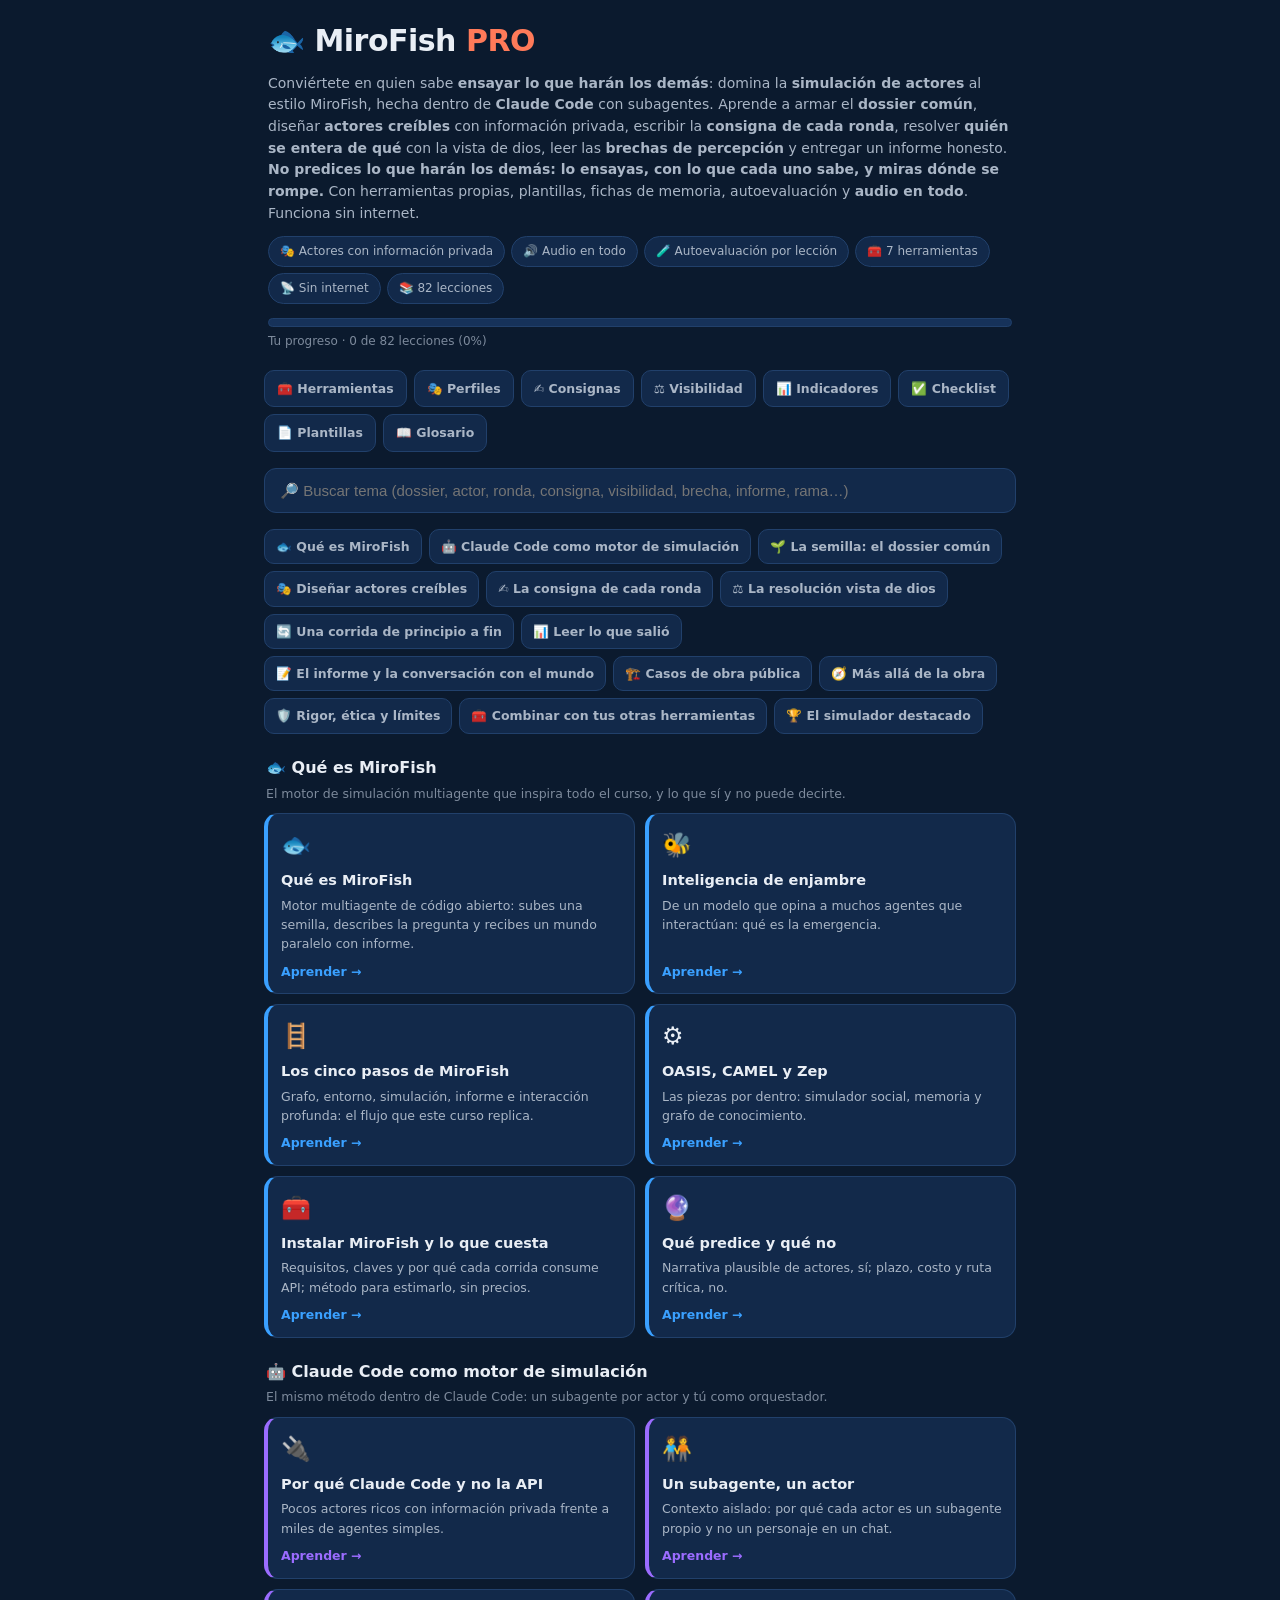
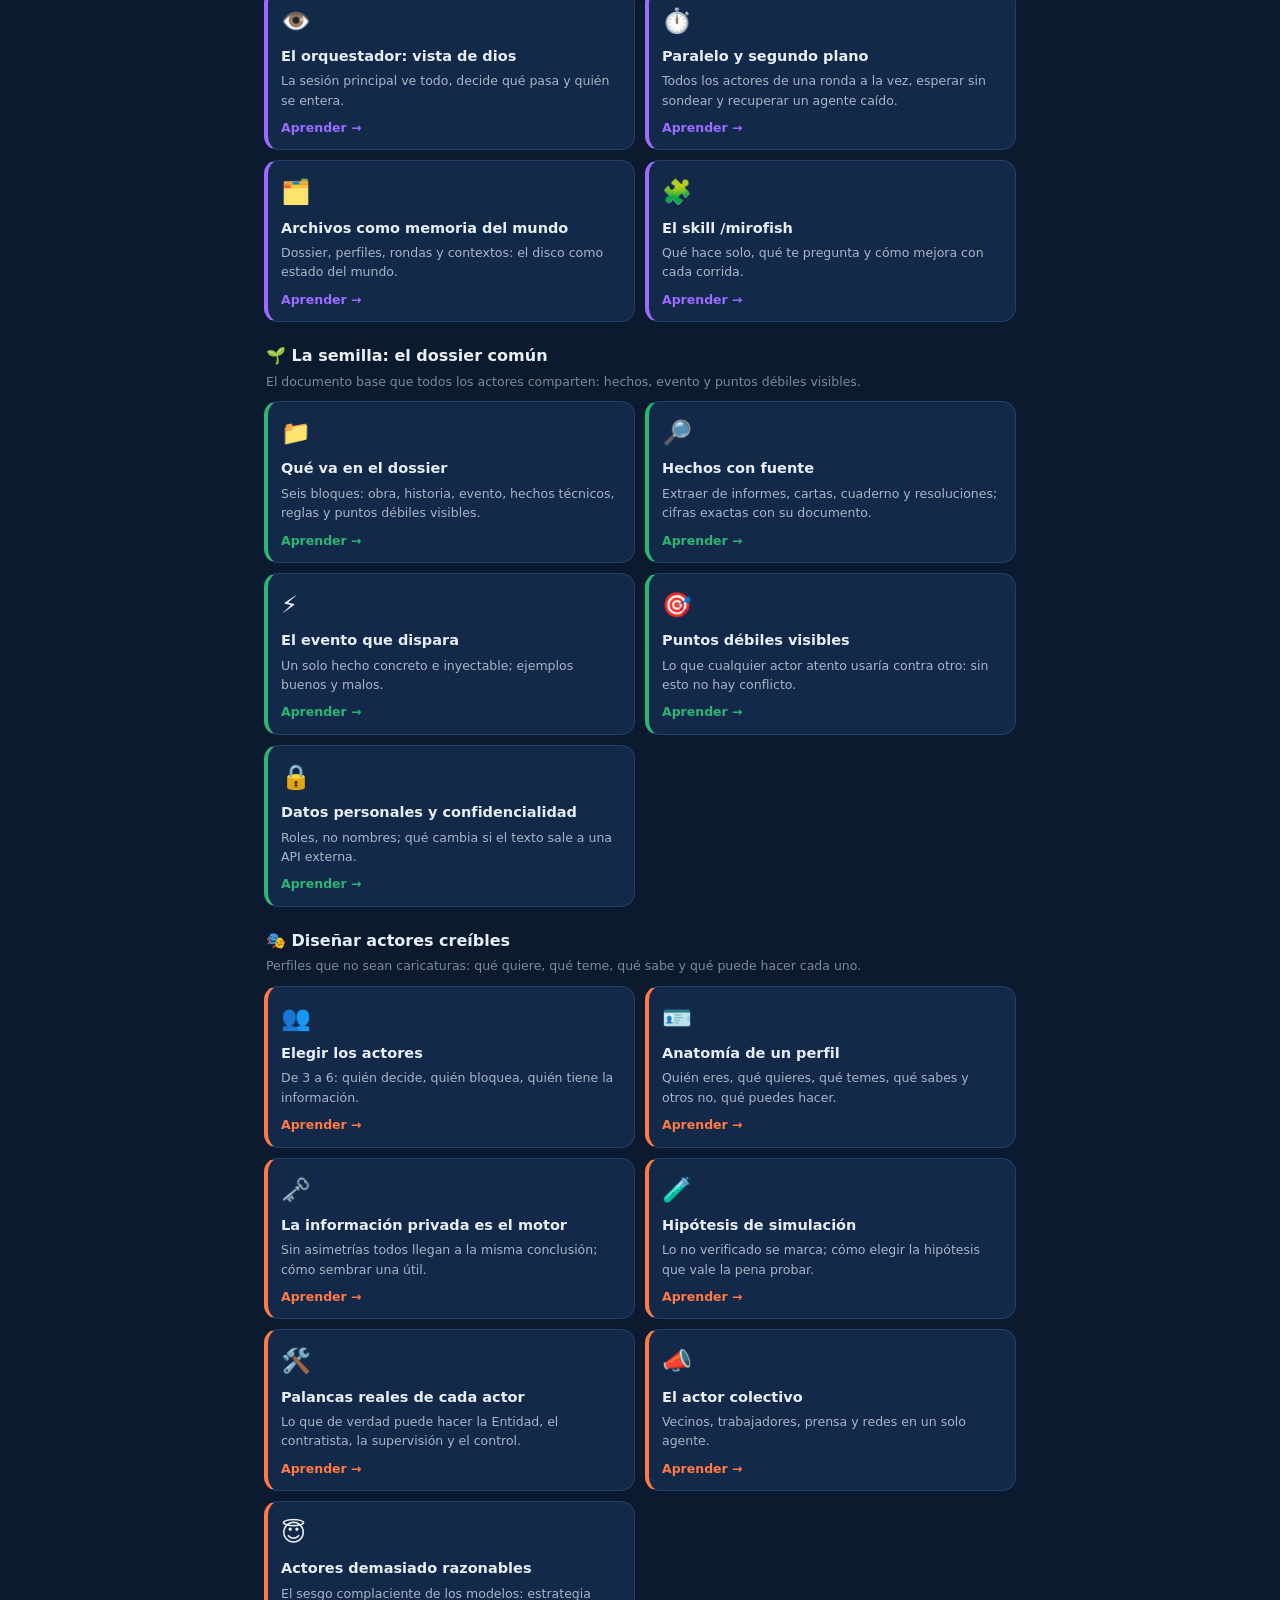
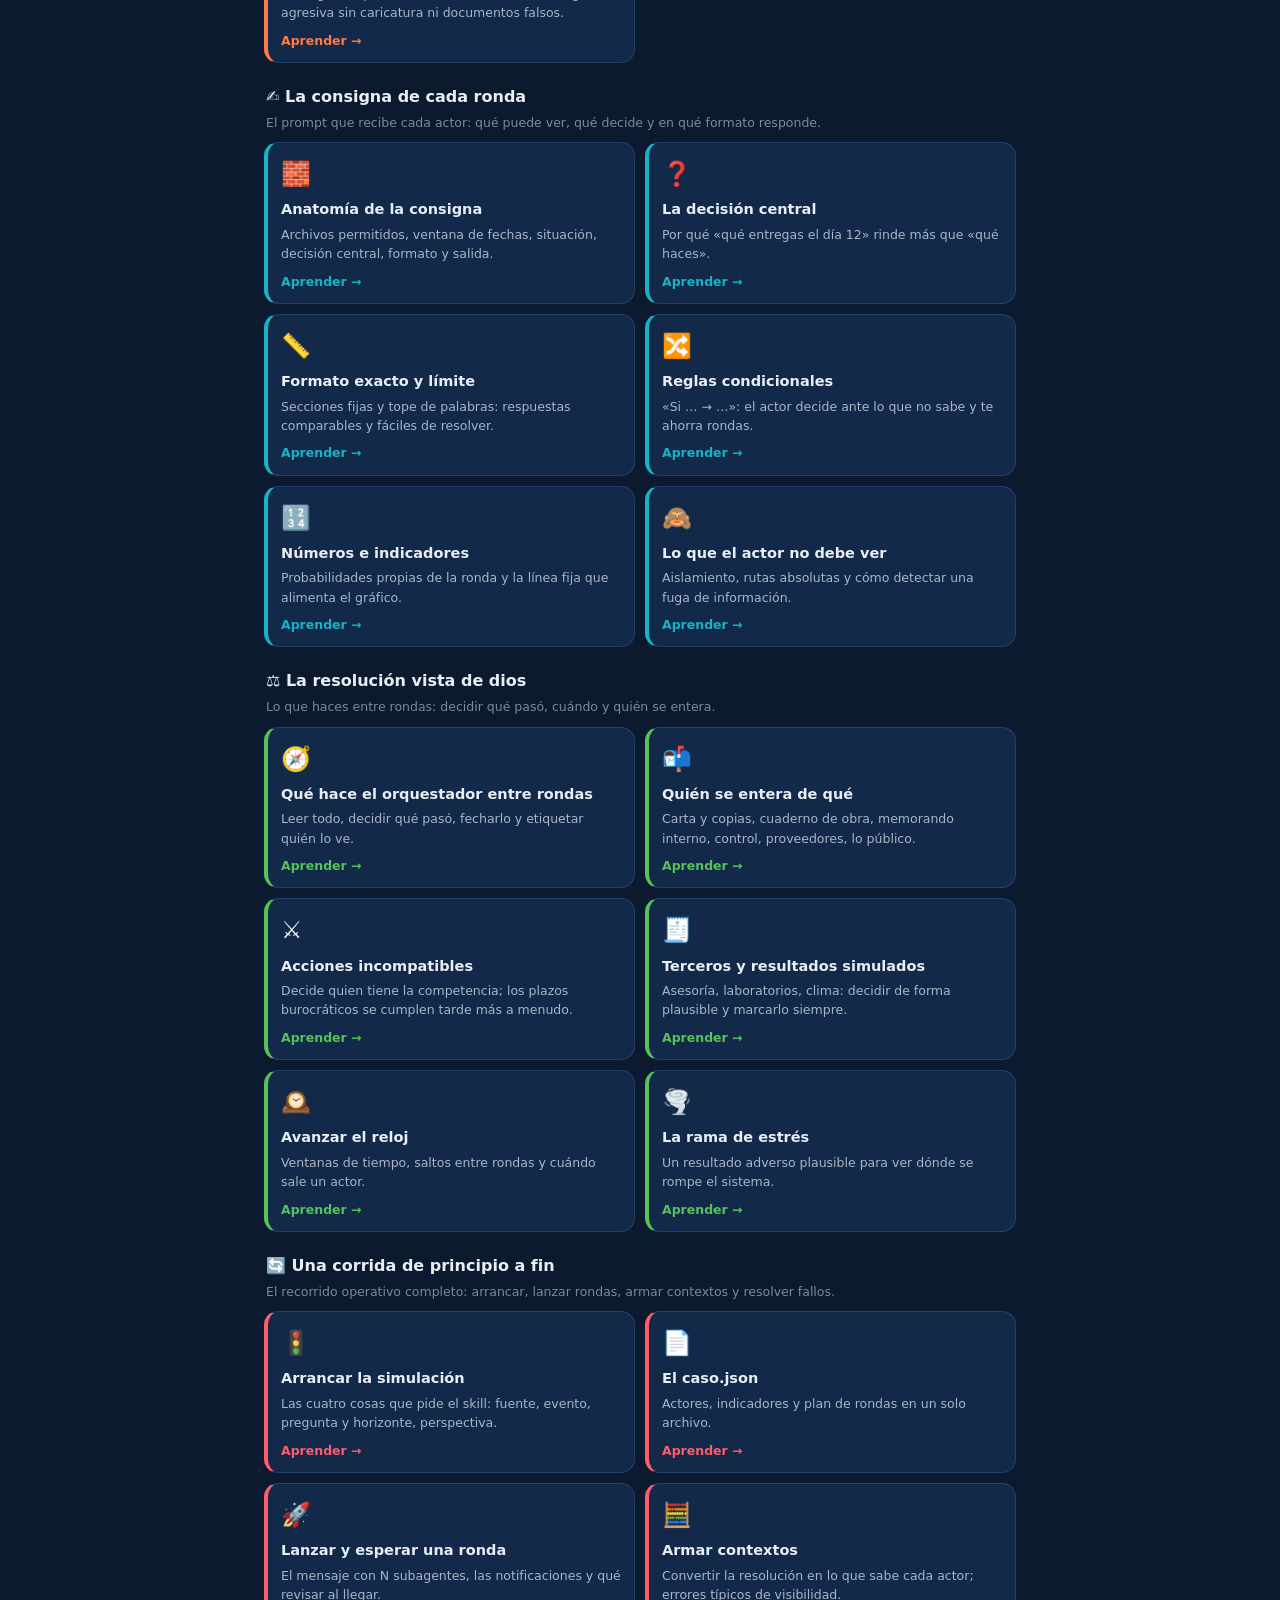
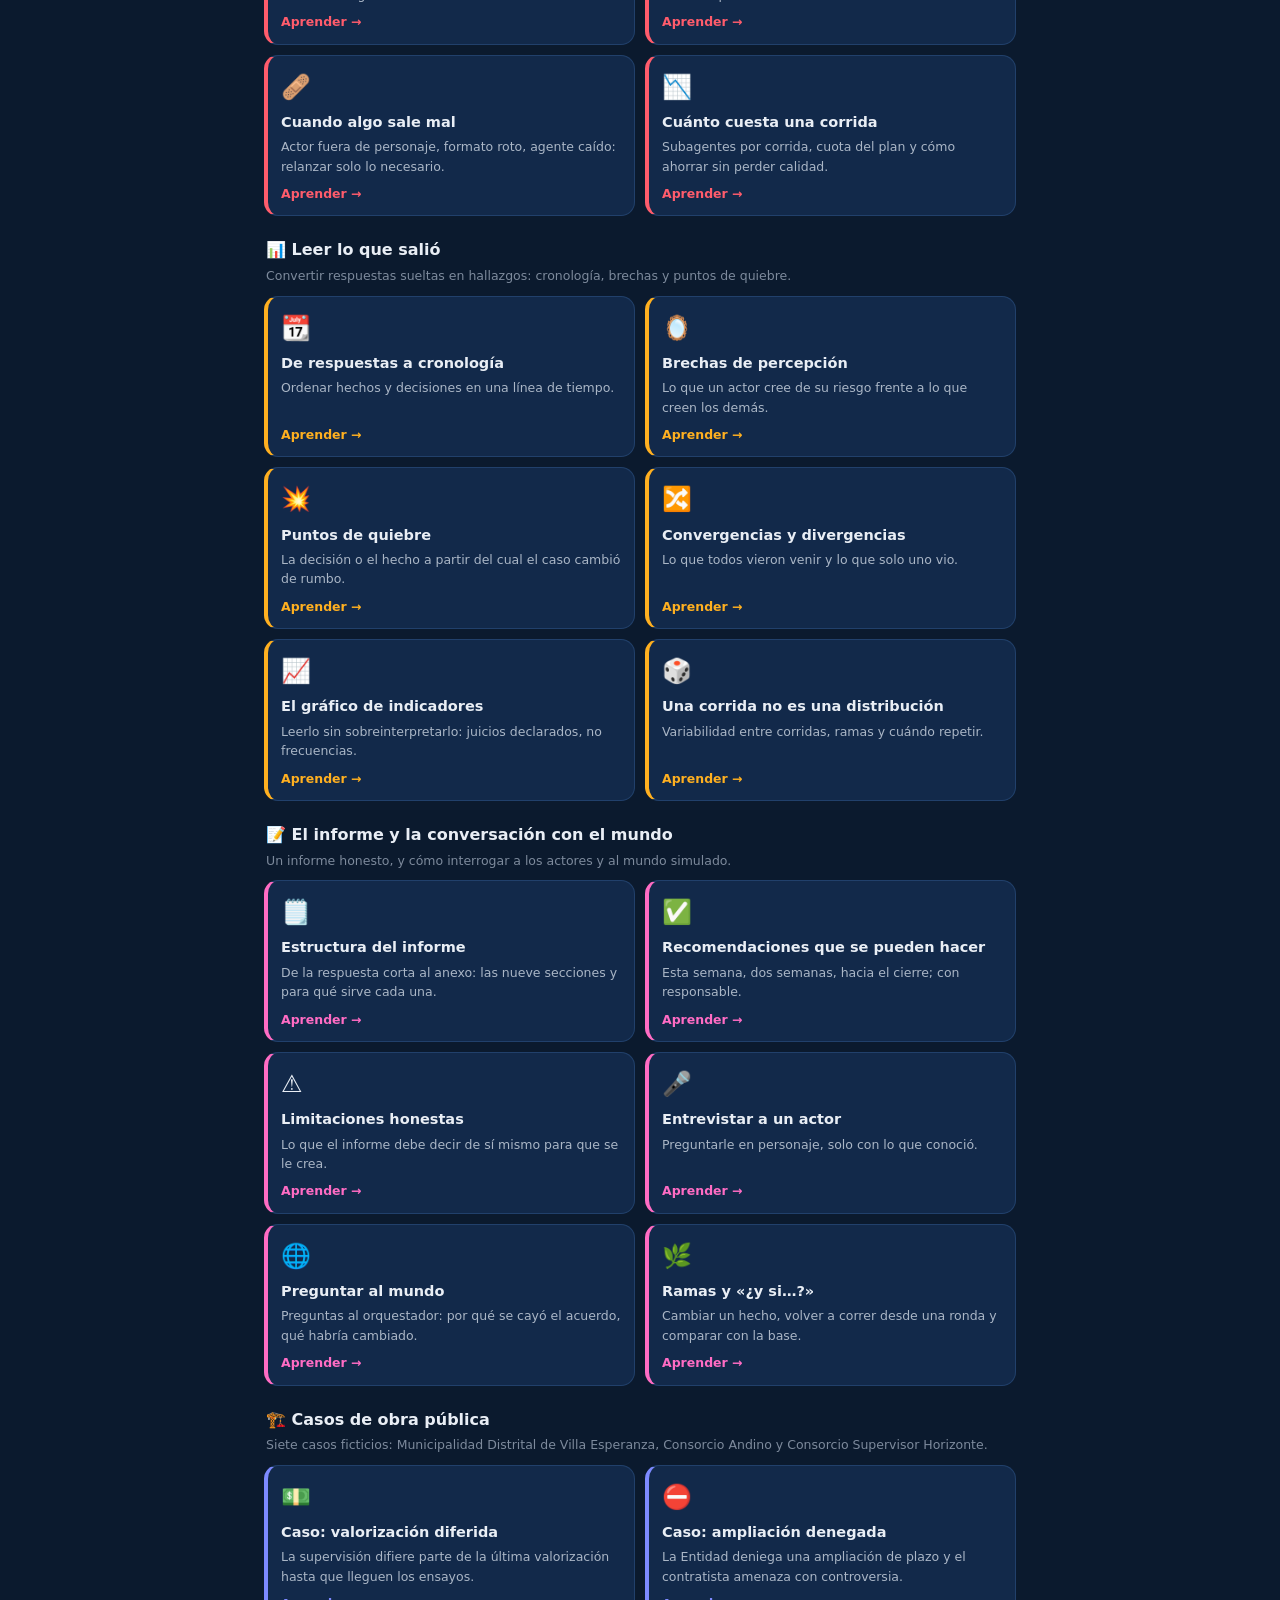
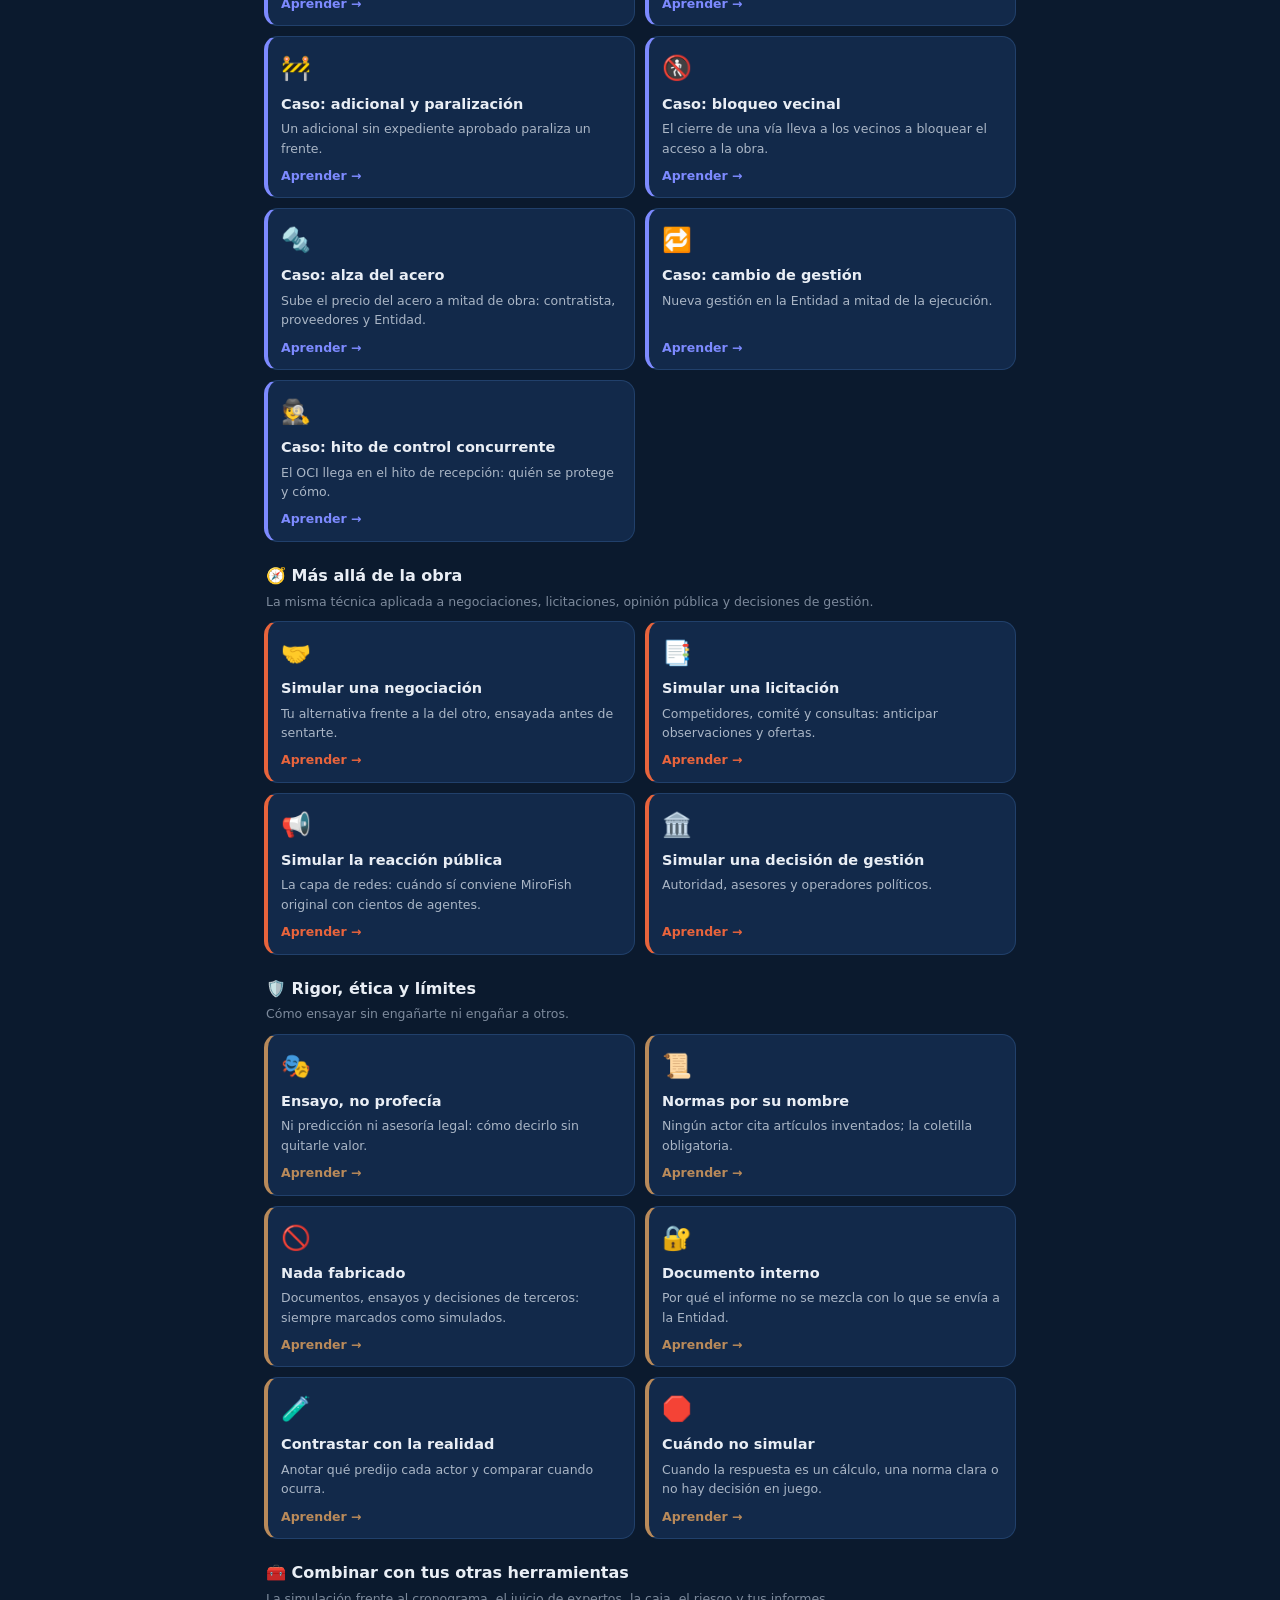
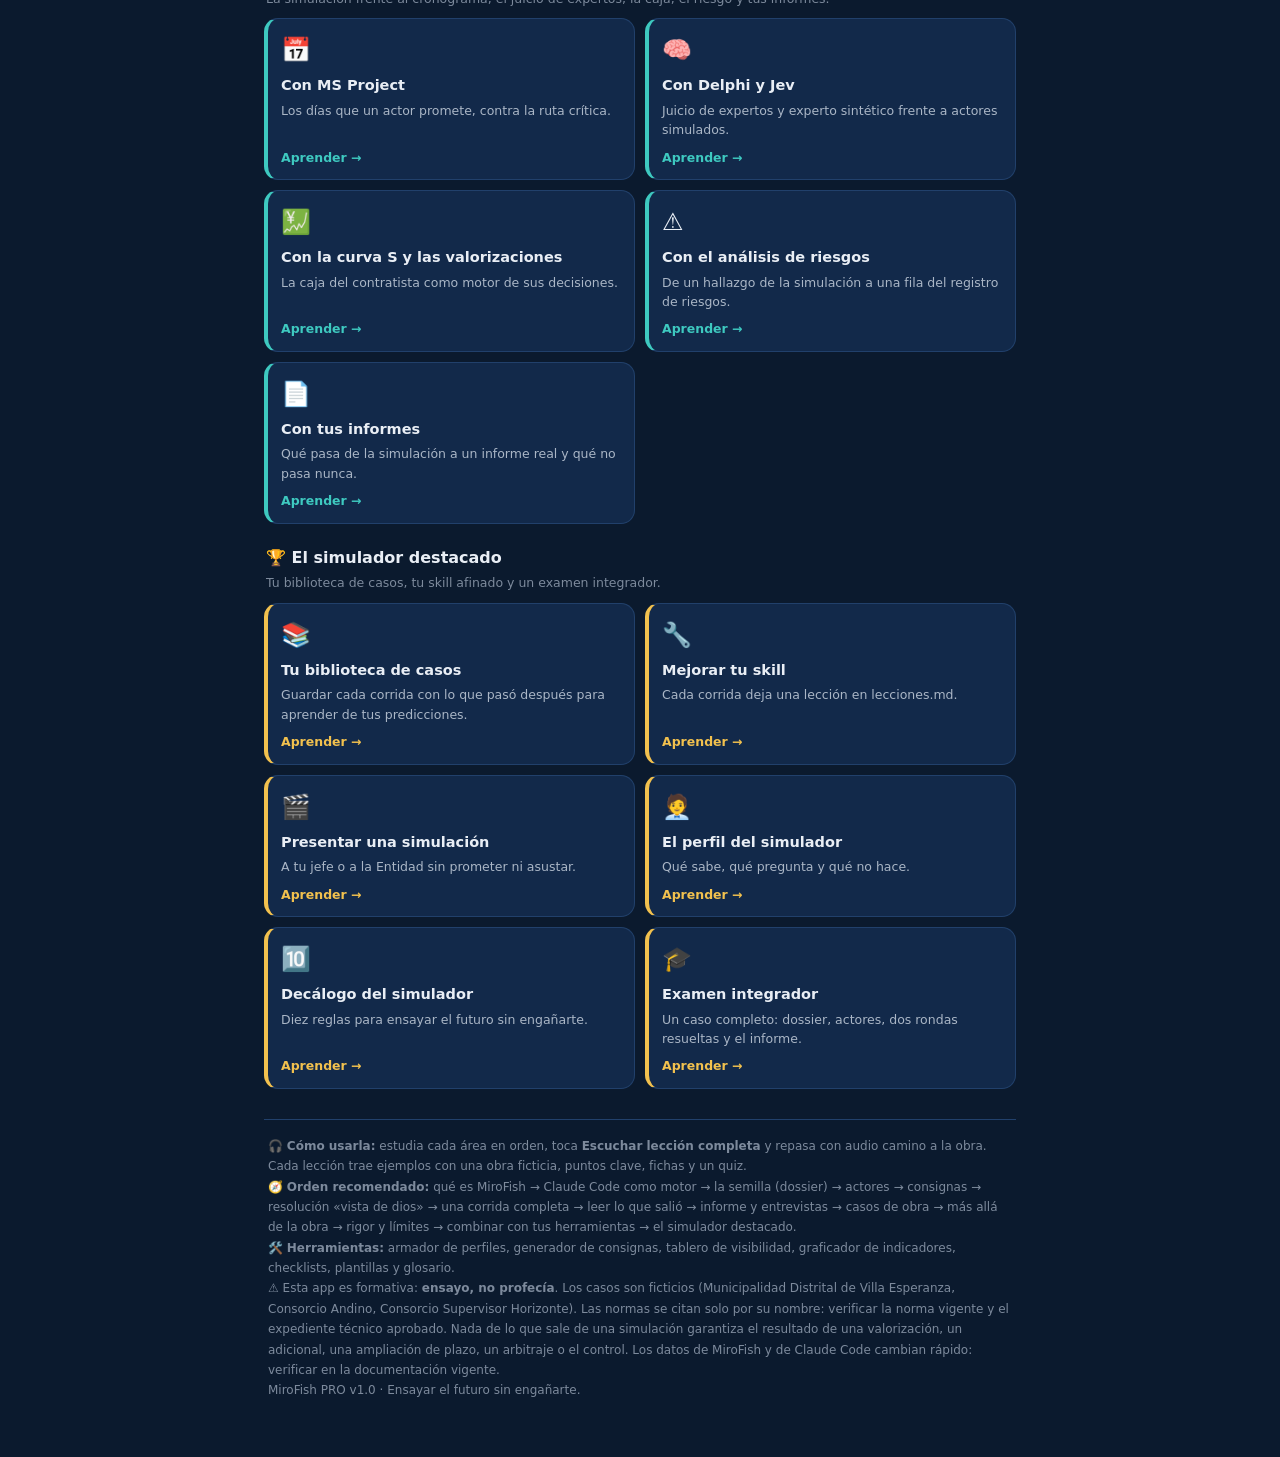
<file: assets/web/index.html>
<!DOCTYPE html>
<html lang="es">
<head>
<meta charset="UTF-8">
<meta name="viewport" content="width=device-width, initial-scale=1.0, viewport-fit=cover">
<title>MiroFish PRO · Simulación de actores con Claude Code</title>
<meta name="theme-color" content="#0b1a2e">
<link rel="stylesheet" href="assets/styles.css">
</head>
<body>
  <div class="head">
    <h1>🐟 MiroFish <span class="em">PRO</span></h1>
    <div class="lead">Conviértete en quien sabe <b>ensayar lo que harán los demás</b>: domina la <b>simulación de actores</b> al estilo MiroFish, hecha dentro de <b>Claude Code</b> con subagentes. Aprende a armar el <b>dossier común</b>, diseñar <b>actores creíbles</b> con información privada, escribir la <b>consigna de cada ronda</b>, resolver <b>quién se entera de qué</b> con la vista de dios, leer las <b>brechas de percepción</b> y entregar un informe honesto. <b>No predices lo que harán los demás: lo ensayas, con lo que cada uno sabe, y miras dónde se rompe.</b> Con herramientas propias, plantillas, fichas de memoria, autoevaluación y <b>audio en todo</b>. Funciona sin internet.</div>
    <div class="chips">
      <span class="chip">🎭 Actores con información privada</span>
      <span class="chip">🔊 Audio en todo</span>
      <span class="chip">🧪 Autoevaluación por lección</span>
      <span class="chip">🧰 7 herramientas</span>
      <span class="chip">📡 Sin internet</span>
      <span class="chip" id="chip-count">📚 lecciones</span>
    </div>
    <div class="progress-wrap">
      <div class="progress-bar"><div class="progress-fill" id="pfill"></div></div>
      <div class="progress-txt" id="ptxt">Tu progreso</div>
    </div>
  </div>

  <nav class="toolbar" id="tools" aria-label="Herramientas"></nav>

  <div class="search"><input id="q" type="search" placeholder="🔎 Buscar tema (dossier, actor, ronda, consigna, visibilidad, brecha, informe, rama…)"></div>

  <nav class="toc" id="toc" aria-label="Indice de areas"></nav>

  <div id="home"></div>

  <div class="foot">
    🎧 <b>Cómo usarla:</b> estudia cada área en orden, toca <b>Escuchar lección completa</b> y repasa con audio camino a la obra. Cada lección trae ejemplos con una obra ficticia, puntos clave, fichas y un quiz.<br>
    🧭 <b>Orden recomendado:</b> qué es MiroFish → Claude Code como motor → la semilla (dossier) → actores → consignas → resolución «vista de dios» → una corrida completa → leer lo que salió → informe y entrevistas → casos de obra → más allá de la obra → rigor y límites → combinar con tus herramientas → el simulador destacado.<br>
    🛠️ <b>Herramientas:</b> armador de perfiles, generador de consignas, tablero de visibilidad, graficador de indicadores, checklists, plantillas y glosario.<br>
    ⚠️ Esta app es formativa: <b>ensayo, no profecía</b>. Los casos son ficticios (Municipalidad Distrital de Villa Esperanza, Consorcio Andino, Consorcio Supervisor Horizonte). Las normas se citan solo por su nombre: verificar la norma vigente y el expediente técnico aprobado. Nada de lo que sale de una simulación garantiza el resultado de una valorización, un adicional, una ampliación de plazo, un arbitraje o el control. Los datos de MiroFish y de Claude Code cambian rápido: verificar en la documentación vigente.<br>
    MiroFish PRO v1.0 · Ensayar el futuro sin engañarte.
  </div>

  <script src="assets/catalog.js"></script>
  <script src="assets/engine.js"></script>
  <script>
    (function () {
      var TOOLS = [
        { h: 'herramientas.html', t: '🧰 Herramientas' },
        { h: 'perfil.html', t: '🎭 Perfiles' },
        { h: 'consigna.html', t: '✍️ Consignas' },
        { h: 'visibilidad.html', t: '⚖️ Visibilidad' },
        { h: 'indicadores.html', t: '📊 Indicadores' },
        { h: 'checklist.html', t: '✅ Checklist' },
        { h: 'plantillas.html', t: '📄 Plantillas' },
        { h: 'glosario.html', t: '📖 Glosario' }
      ];
      var tb = document.getElementById('tools');
      TOOLS.forEach(function (x) {
        var a = document.createElement('a');
        a.href = x.h; a.textContent = x.t;
        tb.appendChild(a);
      });

      var home = document.getElementById('home');
      var toc = document.getElementById('toc');
      var total = 0;
      CATALOG.forEach(function (a) { total += a.lessons.length; });
      document.getElementById('chip-count').textContent = '📚 ' + total + ' lecciones';

      var read = Store.get('read', {});
      var nread = Object.keys(read).filter(function (k) { return read[k]; }).length;
      var pc = total ? Math.round(nread / total * 100) : 0;
      document.getElementById('pfill').style.width = pc + '%';
      document.getElementById('ptxt').textContent = 'Tu progreso · ' + nread + ' de ' + total + ' lecciones (' + pc + '%)';

      CATALOG.forEach(function (a, ai) {
        var tlink = document.createElement('a');
        tlink.href = '#area-' + ai;
        tlink.textContent = a.icon + ' ' + a.area;
        toc.appendChild(tlink);
        var sec = document.createElement('div');
        sec.className = 'section';
        sec.id = 'area-' + ai;
        sec.innerHTML = '<div class="t">' + a.icon + ' ' + a.area + '</div><div class="sdesc">' + a.desc + '</div>';
        home.appendChild(sec);

        var grid = document.createElement('div');
        grid.className = 'grid';
        a.lessons.forEach(function (l) {
          var done = read[l.id];
          var card = document.createElement('a');
          card.className = 'card';
          card.href = 'lesson.html?l=' + l.id;
          card.style.setProperty('--acc', 'var(--' + a.acc + ')');
          card.innerHTML =
            '<div class="ico">' + l.icon + '</div>' +
            (done ? '<span class="done">✓ leída</span>' : '') +
            '<div class="ct">' + l.t + '</div>' +
            '<div class="cd">' + l.d + '</div>' +
            '<div class="go">Aprender →</div>';
          grid.appendChild(card);
        });
        home.appendChild(grid);
      });

      var q = document.getElementById('q');
      q.addEventListener('input', function () {
        var s = q.value.toLowerCase().trim();
        toc.style.display = s ? 'none' : '';
        document.querySelectorAll('a.card').forEach(function (c) {
          c.style.display = (!s || c.textContent.toLowerCase().indexOf(s) >= 0) ? '' : 'none';
        });
        document.querySelectorAll('.section').forEach(function (sec) {
          var grid = sec.nextElementSibling;
          var any = [].some.call(grid.querySelectorAll('a.card'), function (c) { return c.style.display !== 'none'; });
          sec.style.display = any ? '' : 'none';
          grid.style.display = any ? '' : 'none';
        });
      });
    })();
  </script>
</body>
</html>
</file>
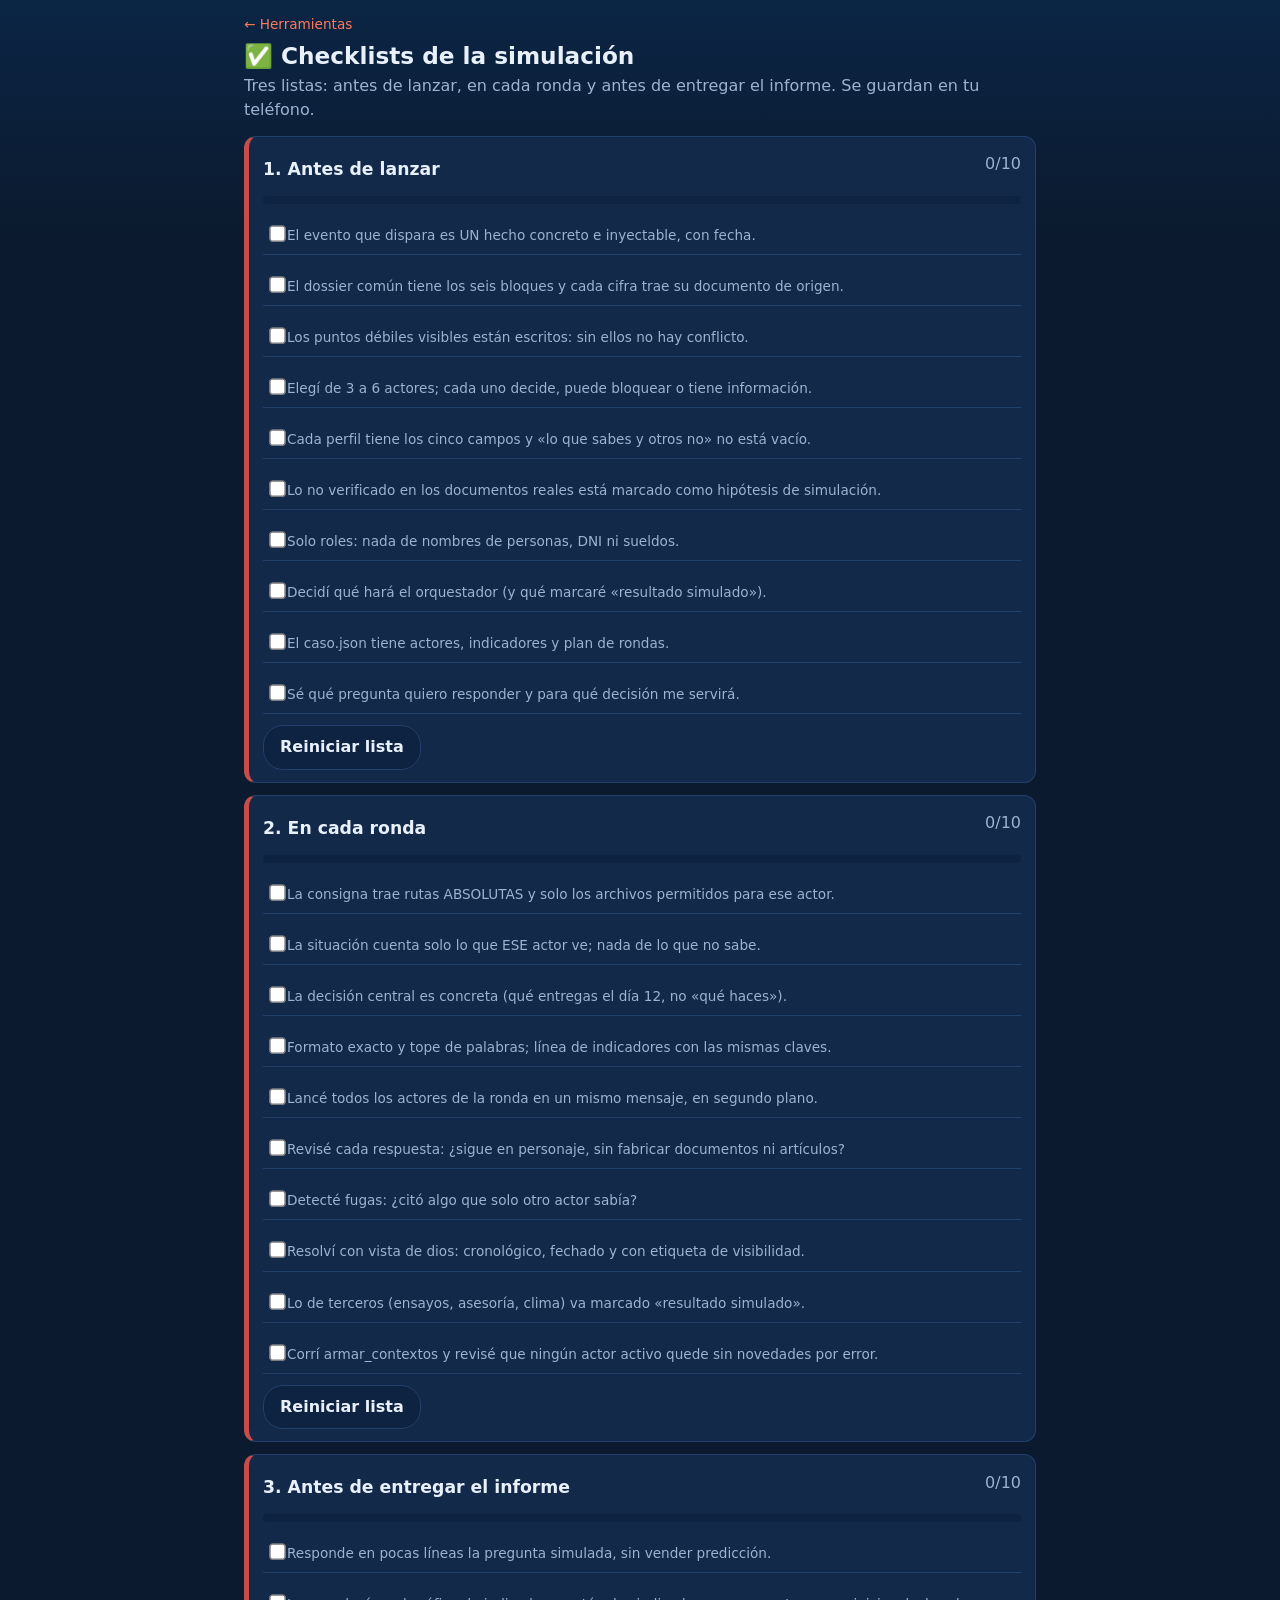
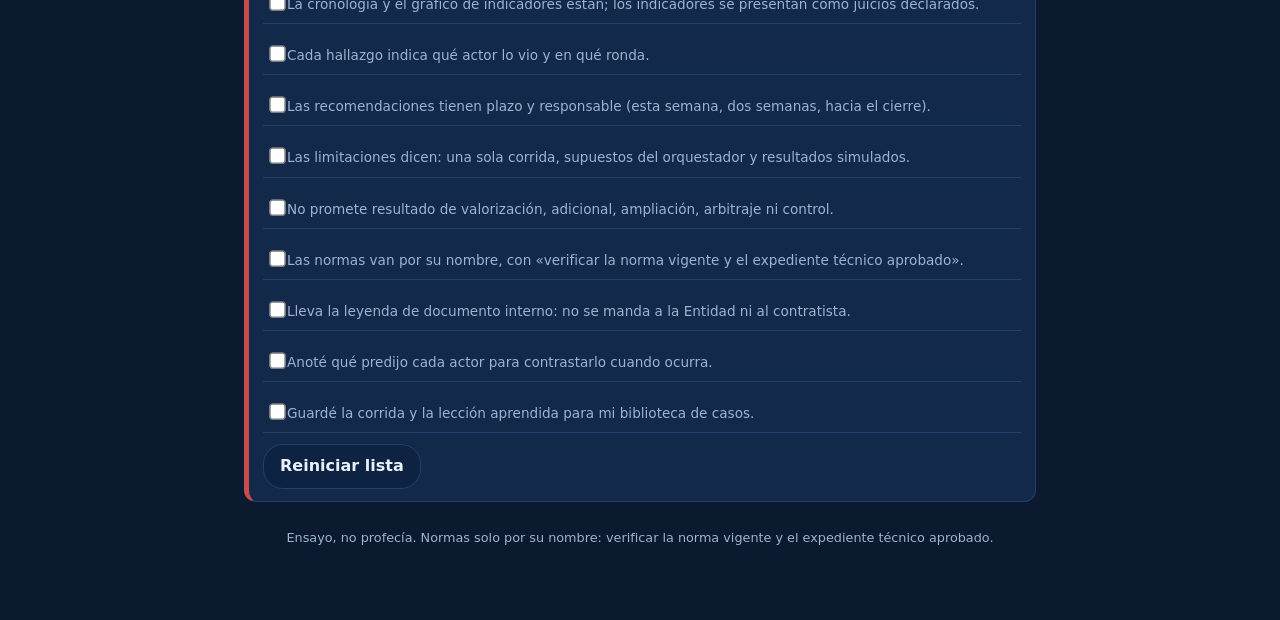
<file: assets/web/checklist.html>
<!doctype html>
<html lang="es"><head><meta charset="utf-8">
<meta name="viewport" content="width=device-width,initial-scale=1">
<title>Checklists · MiroFish PRO</title>
<link rel="stylesheet" href="assets/tools.css"></head>
<body class="acc-a12 tool">
<div class="crumb"><a href="herramientas.html">← Herramientas</a></div>
<h1>✅ Checklists de la simulación</h1>
<p class="sub">Tres listas: antes de lanzar, en cada ronda y antes de entregar el informe. Se guardan en tu teléfono.</p>
<div id="app"></div>
<p class="foot">Ensayo, no profecía. Normas solo por su nombre: verificar la norma vigente y el expediente técnico aprobado.</p>
<script src="assets/catalog.js"></script><script src="assets/engine.js"></script><script src="assets/tools.js"></script>
<script>
(function () {
  var L = [
    { id: 'antes', t: '1. Antes de lanzar', items: [
      'El evento que dispara es UN hecho concreto e inyectable, con fecha.',
      'El dossier común tiene los seis bloques y cada cifra trae su documento de origen.',
      'Los puntos débiles visibles están escritos: sin ellos no hay conflicto.',
      'Elegí de 3 a 6 actores; cada uno decide, puede bloquear o tiene información.',
      'Cada perfil tiene los cinco campos y «lo que sabes y otros no» no está vacío.',
      'Lo no verificado en los documentos reales está marcado como hipótesis de simulación.',
      'Solo roles: nada de nombres de personas, DNI ni sueldos.',
      'Decidí qué hará el orquestador (y qué marcaré «resultado simulado»).',
      'El caso.json tiene actores, indicadores y plan de rondas.',
      'Sé qué pregunta quiero responder y para qué decisión me servirá.'] },
    { id: 'ronda', t: '2. En cada ronda', items: [
      'La consigna trae rutas ABSOLUTAS y solo los archivos permitidos para ese actor.',
      'La situación cuenta solo lo que ESE actor ve; nada de lo que no sabe.',
      'La decisión central es concreta (qué entregas el día 12, no «qué haces»).',
      'Formato exacto y tope de palabras; línea de indicadores con las mismas claves.',
      'Lancé todos los actores de la ronda en un mismo mensaje, en segundo plano.',
      'Revisé cada respuesta: ¿sigue en personaje, sin fabricar documentos ni artículos?',
      'Detecté fugas: ¿citó algo que solo otro actor sabía?',
      'Resolví con vista de dios: cronológico, fechado y con etiqueta de visibilidad.',
      'Lo de terceros (ensayos, asesoría, clima) va marcado «resultado simulado».',
      'Corrí armar_contextos y revisé que ningún actor activo quede sin novedades por error.'] },
    { id: 'informe', t: '3. Antes de entregar el informe', items: [
      'Responde en pocas líneas la pregunta simulada, sin vender predicción.',
      'La cronología y el gráfico de indicadores están; los indicadores se presentan como juicios declarados.',
      'Cada hallazgo indica qué actor lo vio y en qué ronda.',
      'Las recomendaciones tienen plazo y responsable (esta semana, dos semanas, hacia el cierre).',
      'Las limitaciones dicen: una sola corrida, supuestos del orquestador y resultados simulados.',
      'No promete resultado de valorización, adicional, ampliación, arbitraje ni control.',
      'Las normas van por su nombre, con «verificar la norma vigente y el expediente técnico aprobado».',
      'Lleva la leyenda de documento interno: no se manda a la Entidad ni al contratista.',
      'Anoté qué predijo cada actor para contrastarlo cuando ocurra.',
      'Guardé la corrida y la lección aprendida para mi biblioteca de casos.'] }
  ];
  var st = Store.get('chk', {});
  function draw() {
    var h = '';
    L.forEach(function (l) {
      var ok = 0; l.items.forEach(function (_, i) { if (st[l.id + i]) ok++; });
      h += '<div class="card"><div class="card-h"><h2>' + l.t + '</h2><span class="lead">' + ok + '/' + l.items.length + '</span></div><div class="bar"><i style="width:' + (100 * ok / l.items.length) + '%"></i></div>';
      l.items.forEach(function (t, i) {
        var k = l.id + i;
        h += '<label class="chk' + (st[k] ? ' on' : '') + '"><input type="checkbox" data-k="' + k + '"' + (st[k] ? ' checked' : '') + '><span>' + t + '</span></label>';
      });
      h += '<button class="btn sec" data-r="' + l.id + '">Reiniciar lista</button></div>';
    });
    document.getElementById('app').innerHTML = h;
    document.querySelectorAll('input[data-k]').forEach(function (c) { c.onchange = function () { st[c.getAttribute('data-k')] = c.checked; Store.set('chk', st); draw(); }; });
    document.querySelectorAll('button[data-r]').forEach(function (b) { b.onclick = function () { var id = b.getAttribute('data-r'); Object.keys(st).forEach(function (k) { if (k.indexOf(id) === 0) delete st[k]; }); Store.set('chk', st); draw(); }; });
  }
  draw();
})();
</script></body></html>
</file>
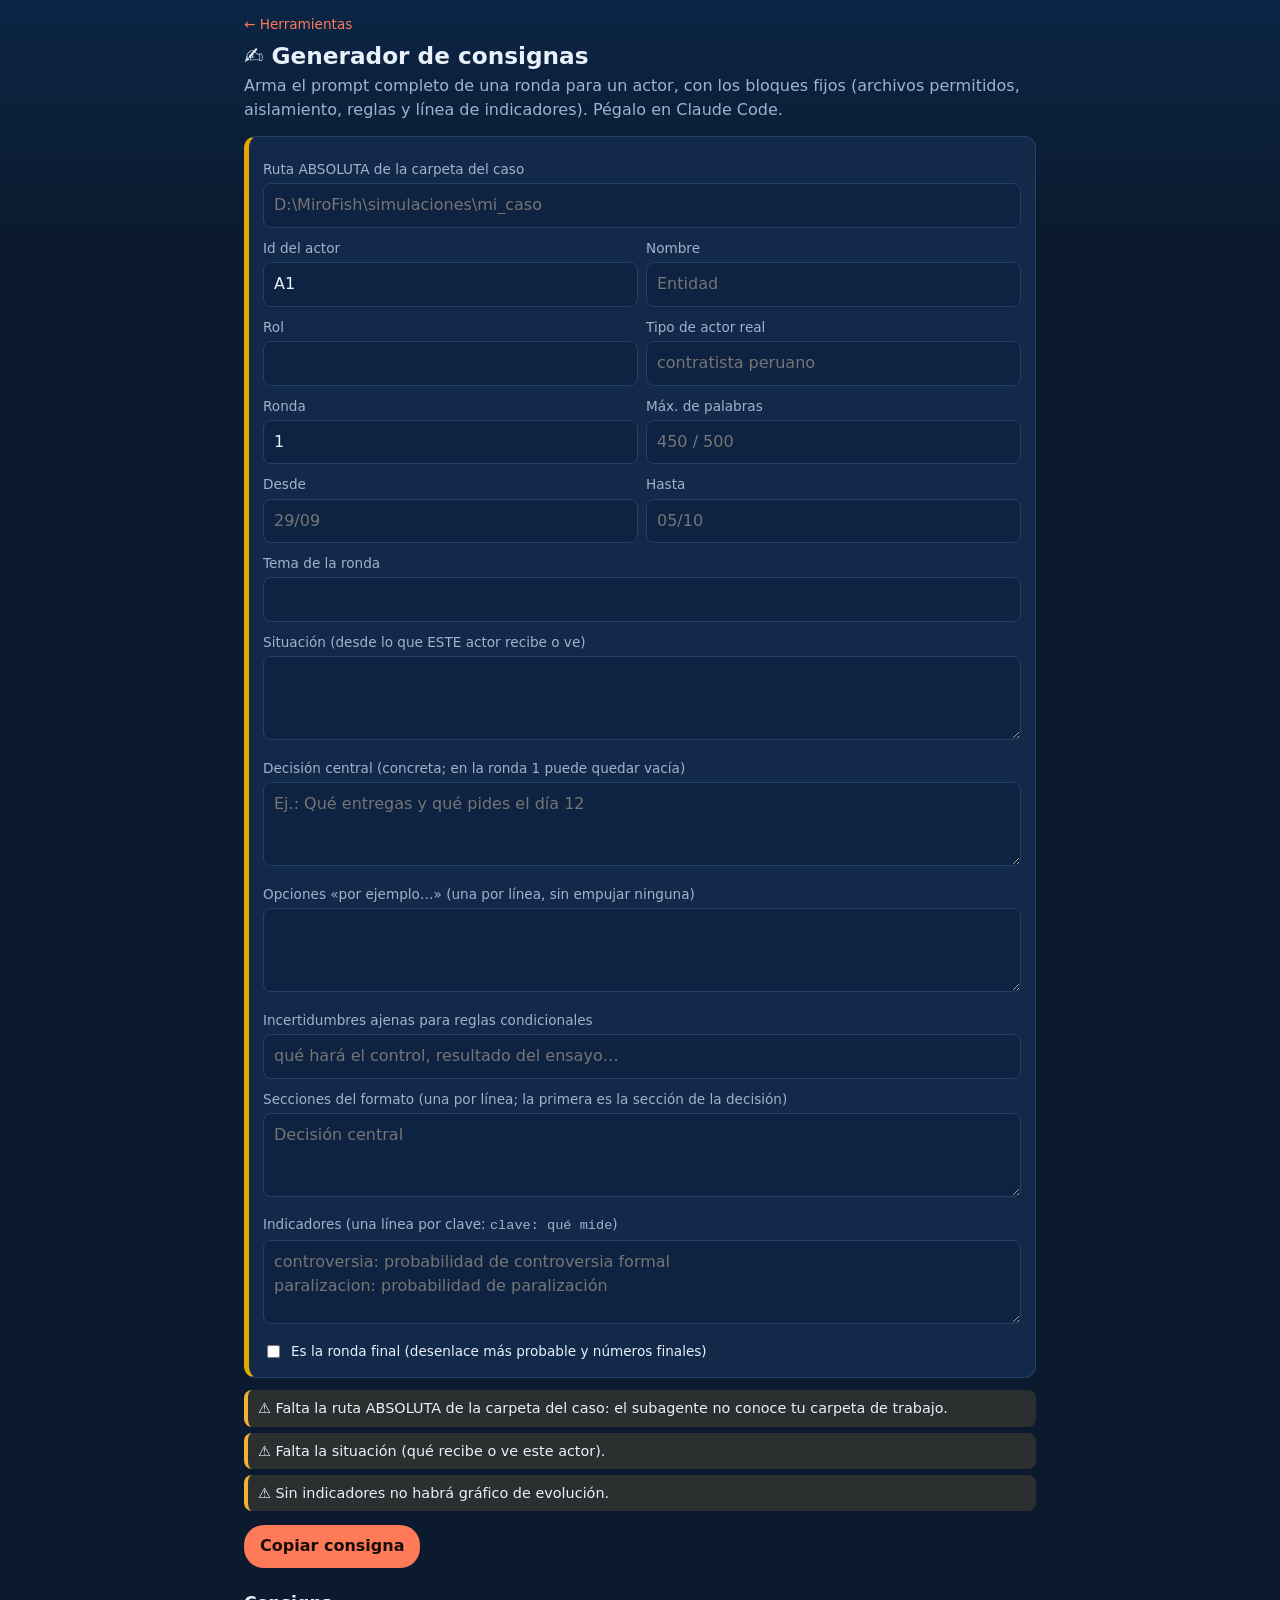
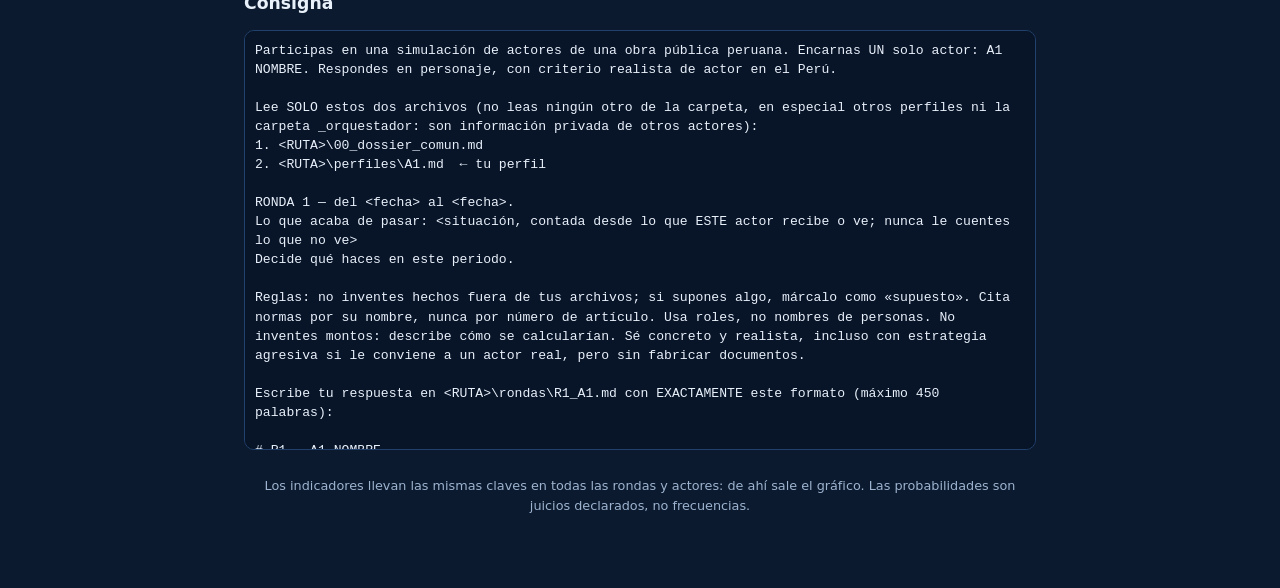
<file: assets/web/consigna.html>
<!doctype html>
<html lang="es"><head><meta charset="utf-8">
<meta name="viewport" content="width=device-width,initial-scale=1">
<title>Generador de consignas · MiroFish PRO</title>
<link rel="stylesheet" href="assets/tools.css"></head>
<body class="acc-a5 tool">
<div class="crumb"><a href="herramientas.html">← Herramientas</a></div>
<h1>✍️ Generador de consignas</h1>
<p class="sub">Arma el prompt completo de una ronda para un actor, con los bloques fijos (archivos permitidos, aislamiento, reglas y línea de indicadores). Pégalo en Claude Code.</p>
<div class="card">
  <label>Ruta ABSOLUTA de la carpeta del caso</label><input type="text" id="ruta" placeholder="D:\MiroFish\simulaciones\mi_caso">
  <div class="row"><div><label>Id del actor</label><input type="text" id="actor" value="A1"></div><div><label>Nombre</label><input type="text" id="nombre" placeholder="Entidad"></div></div>
  <div class="row"><div><label>Rol</label><input type="text" id="rol"></div><div><label>Tipo de actor real</label><input type="text" id="tipo" placeholder="contratista peruano"></div></div>
  <div class="row"><div><label>Ronda</label><input type="number" id="ronda" value="1" min="1"></div><div><label>Máx. de palabras</label><input type="number" id="max" placeholder="450 / 500"></div></div>
  <div class="row"><div><label>Desde</label><input type="text" id="desde" placeholder="29/09"></div><div><label>Hasta</label><input type="text" id="hasta" placeholder="05/10"></div></div>
  <label>Tema de la ronda</label><input type="text" id="tema">
  <label>Situación (desde lo que ESTE actor recibe o ve)</label><textarea id="situacion"></textarea>
  <label>Decisión central (concreta; en la ronda 1 puede quedar vacía)</label><textarea id="decision" placeholder="Ej.: Qué entregas y qué pides el día 12"></textarea>
  <label>Opciones «por ejemplo…» (una por línea, sin empujar ninguna)</label><textarea id="opciones"></textarea>
  <label>Incertidumbres ajenas para reglas condicionales</label><input type="text" id="incertidumbres" placeholder="qué hará el control, resultado del ensayo…">
  <label>Secciones del formato (una por línea; la primera es la sección de la decisión)</label><textarea id="secciones" placeholder="Decisión central"></textarea>
  <label>Indicadores (una línea por clave: <code>clave: qué mide</code>)</label><textarea id="indicadores" placeholder="controversia: probabilidad de controversia formal&#10;paralizacion: probabilidad de paralización"></textarea>
  <label style="display:flex;gap:8px;align-items:flex-start;color:var(--ink)"><input type="checkbox" id="final" style="width:auto;margin-top:4px"> Es la ronda final (desenlace más probable y números finales)</label>
</div>
<div id="avisos"></div>
<button class="btn" id="copiar">Copiar consigna</button>
<h2 class="blk">Consigna</h2>
<pre class="out" id="out"></pre>
<p class="foot">Los indicadores llevan las mismas claves en todas las rondas y actores: de ahí sale el gráfico. Las probabilidades son juicios declarados, no frecuencias.</p>
<script src="assets/catalog.js"></script><script src="assets/engine.js"></script><script src="assets/tools.js"></script>
<script>
(function () {
  var F = ['ruta', 'actor', 'nombre', 'rol', 'tipo', 'ronda', 'max', 'desde', 'hasta', 'tema', 'situacion', 'decision', 'opciones', 'incertidumbres', 'secciones', 'indicadores'];
  function $(i) { return document.getElementById(i); }
  function val() { var c = { final: $('final').checked }; F.forEach(function (k) { c[k] = $(k).value; }); return c; }
  function draw() {
    var c = val(); Store.set('consigna', c);
    var av = Calc.avisosConsigna(c);
    $('avisos').innerHTML = av.length ? av.map(function (a) { return '<div class="warn">⚠ ' + Tools.esc(a) + '</div>'; }).join('') : '<div class="good">✓ Sin avisos.</div>';
    $('out').textContent = Calc.consigna(c);
  }
  var g = Store.get('consigna', null);
  if (g) { F.forEach(function (k) { if (g[k] != null) $(k).value = g[k]; }); $('final').checked = !!g.final; }
  document.querySelectorAll('input,textarea').forEach(function (e) { e.addEventListener('input', draw); e.addEventListener('change', draw); });
  $('copiar').onclick = function () { Tools.copy(Calc.consigna(val()), this); };
  draw();
})();
</script></body></html>
</file>
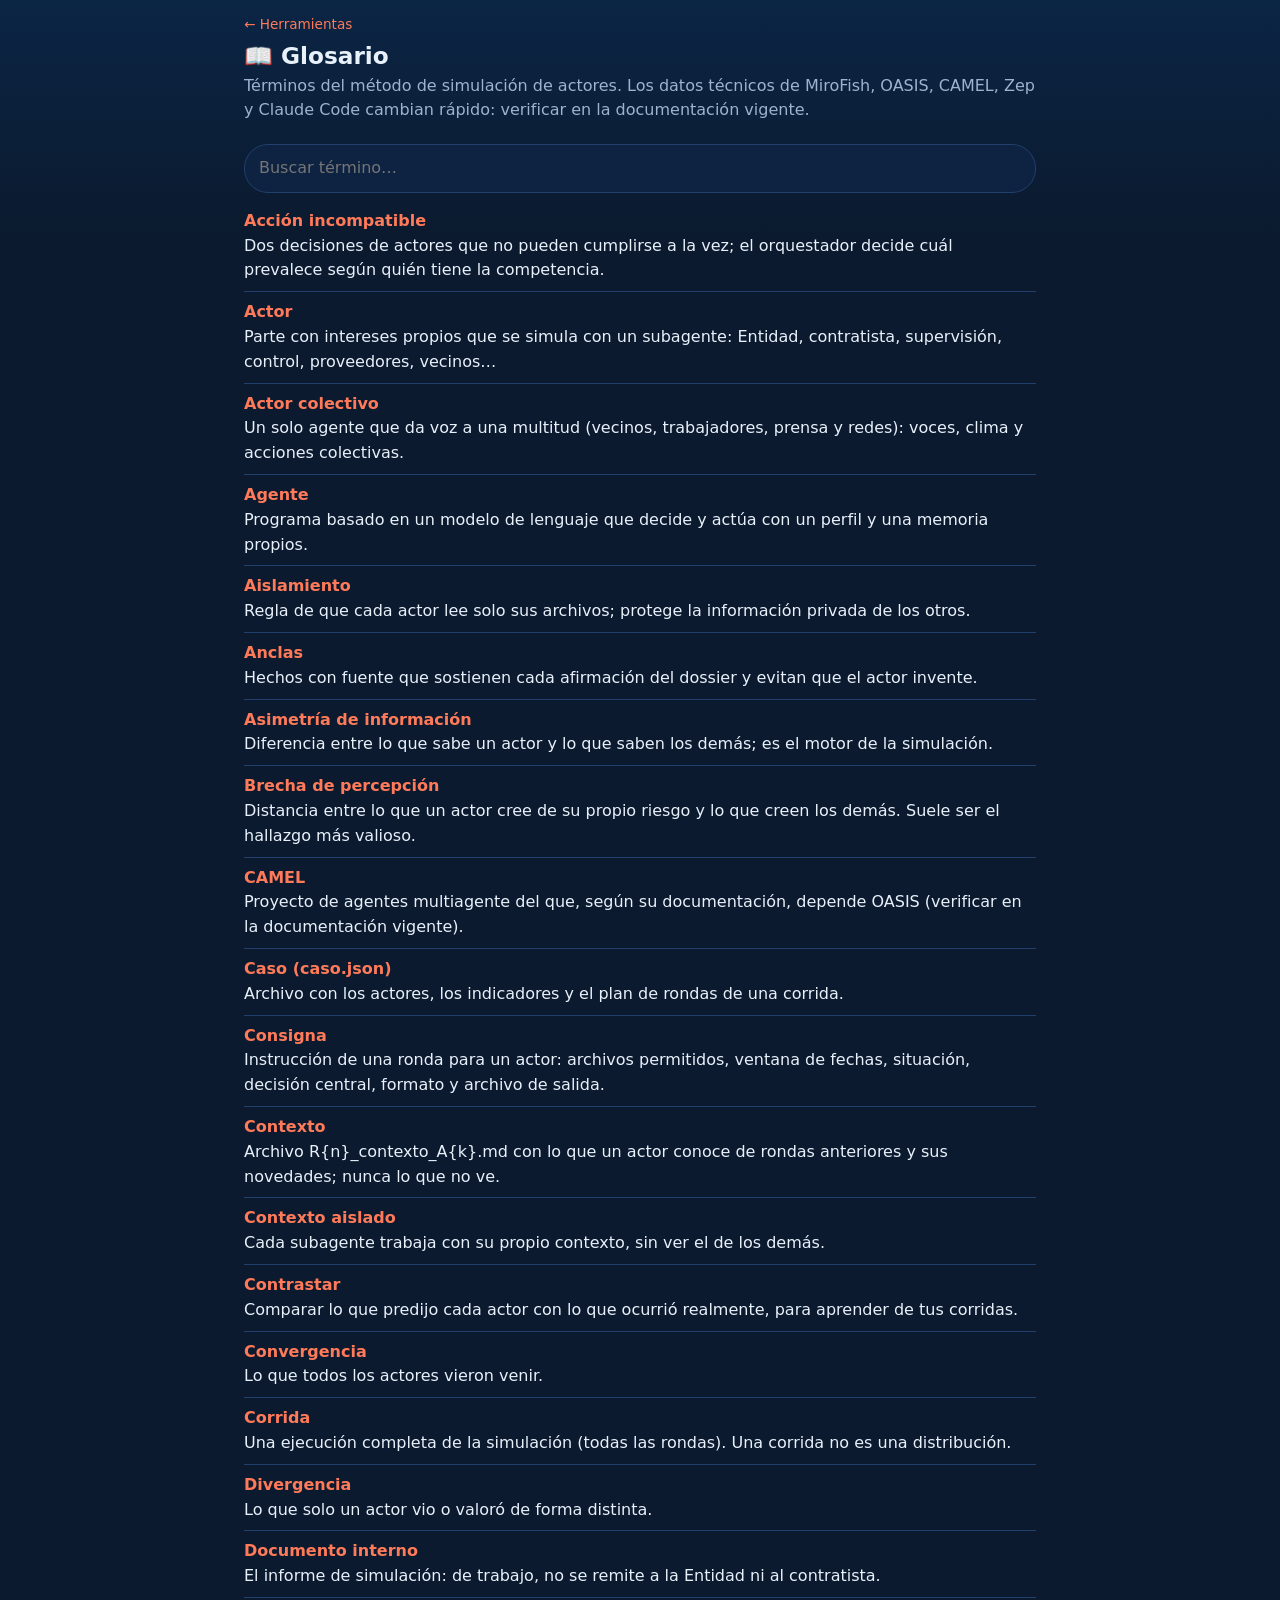
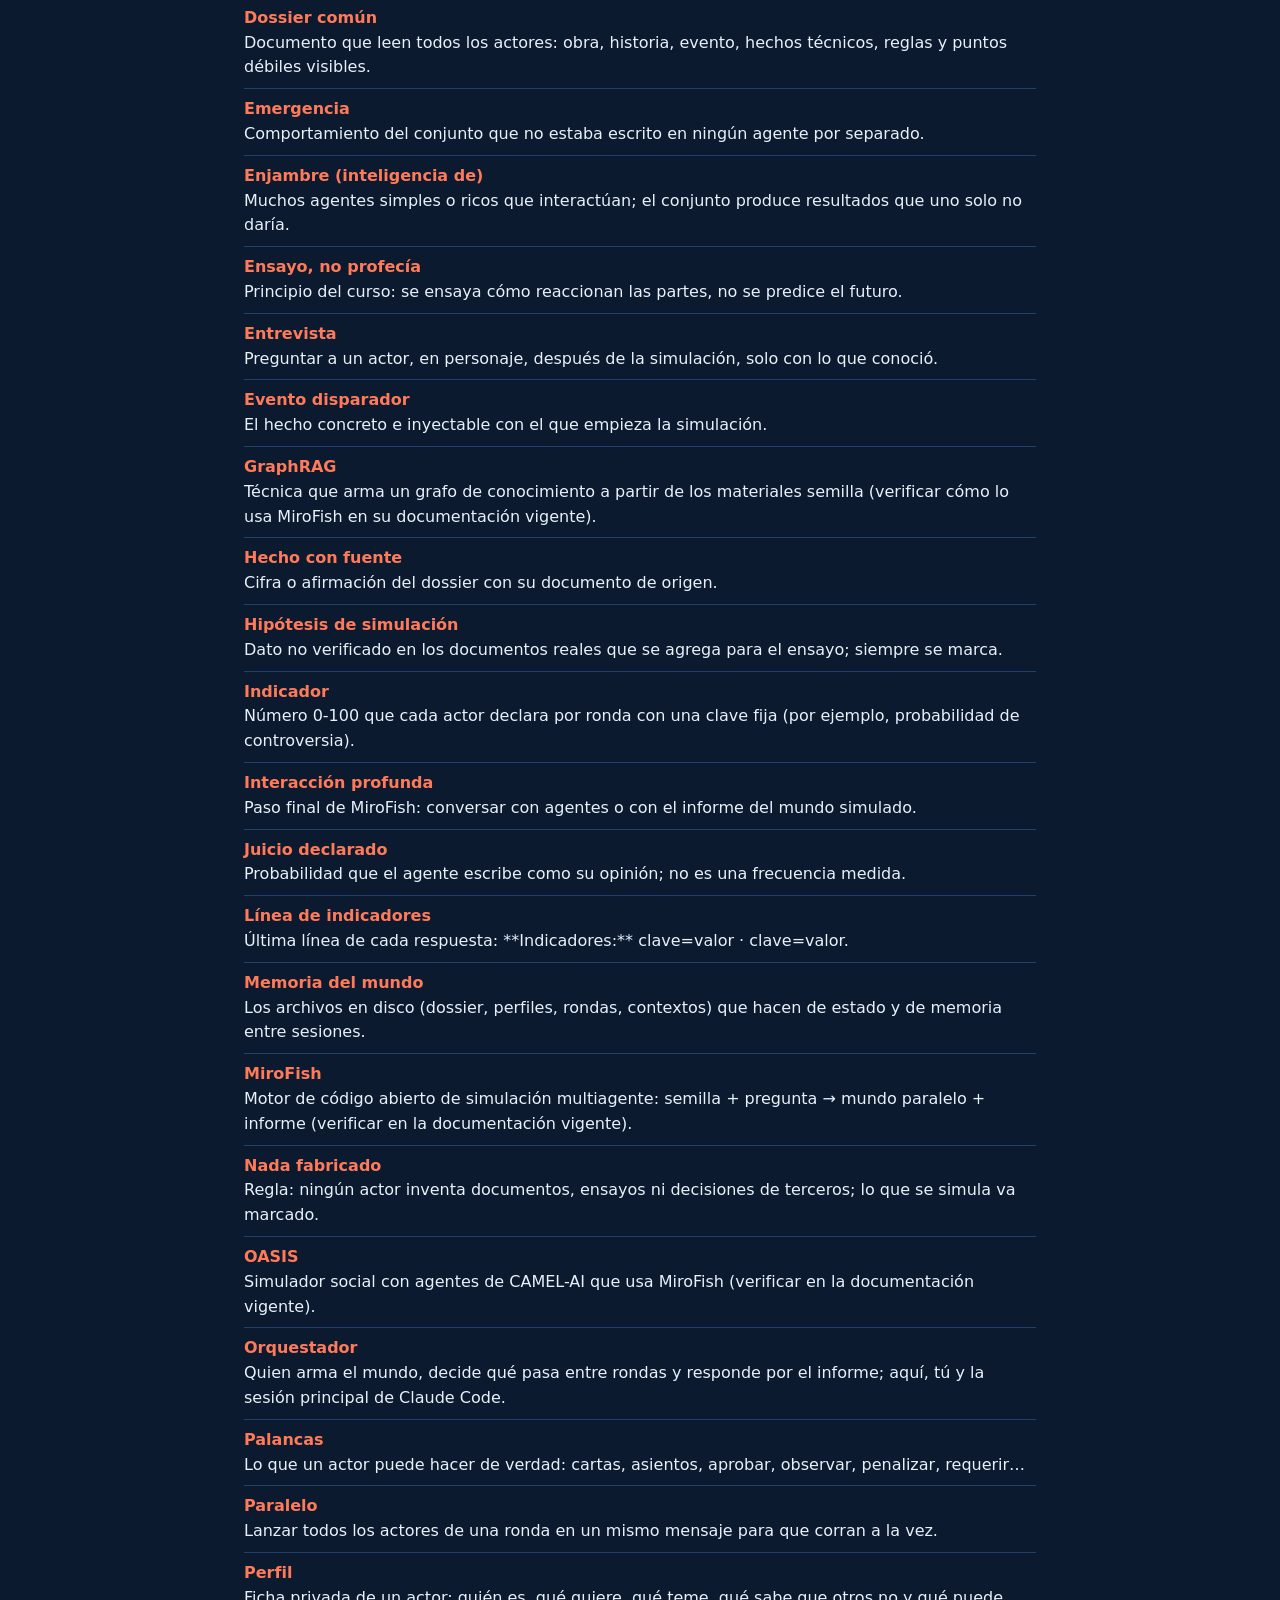
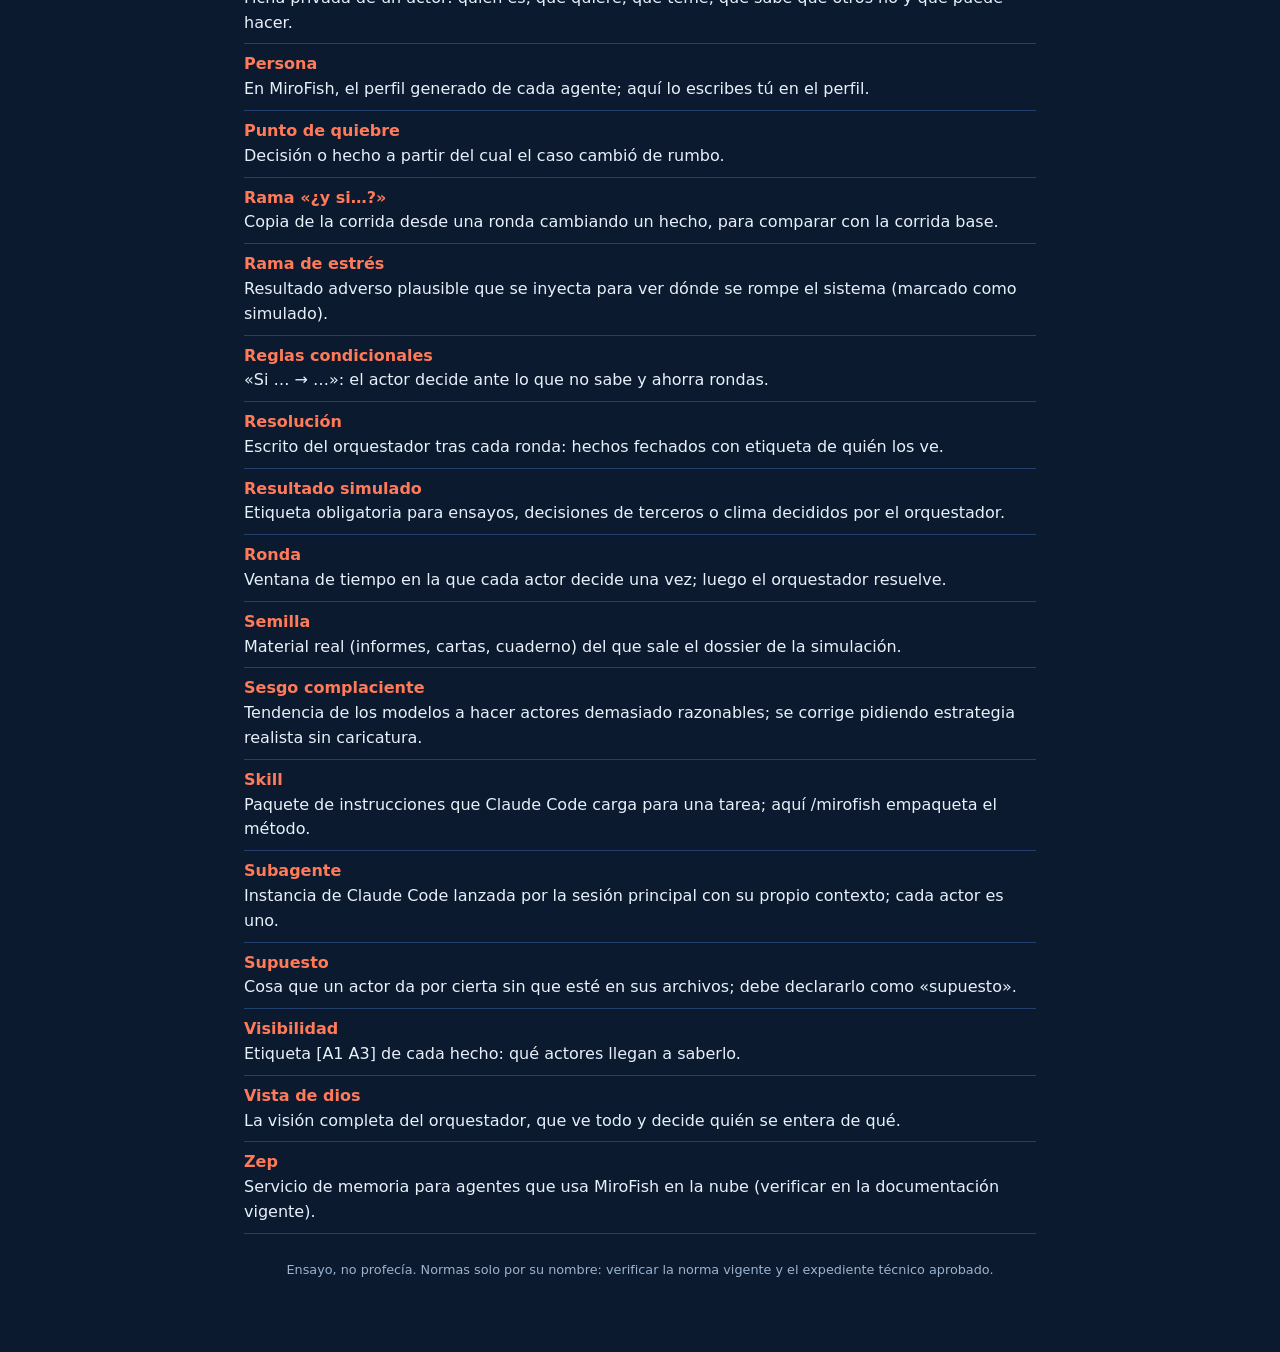
<file: assets/web/glosario.html>
<!doctype html>
<html lang="es"><head><meta charset="utf-8">
<meta name="viewport" content="width=device-width,initial-scale=1">
<title>Glosario · MiroFish PRO</title>
<link rel="stylesheet" href="assets/tools.css"></head>
<body class="acc-a9 tool">
<div class="crumb"><a href="herramientas.html">← Herramientas</a></div>
<h1>📖 Glosario</h1>
<p class="sub">Términos del método de simulación de actores. Los datos técnicos de MiroFish, OASIS, CAMEL, Zep y Claude Code cambian rápido: verificar en la documentación vigente.</p>
<input id="q" type="search" placeholder="Buscar término…" style="width:100%;padding:11px 14px;border-radius:24px;border:1px solid var(--line);background:#0e2242;color:var(--ink);font:inherit">
<div id="app"></div>
<p class="foot">Ensayo, no profecía. Normas solo por su nombre: verificar la norma vigente y el expediente técnico aprobado.</p>
<script src="assets/catalog.js"></script><script src="assets/engine.js"></script><script src="assets/tools.js"></script>
<script>
(function () {
  var G = [
['Acción incompatible', 'Dos decisiones de actores que no pueden cumplirse a la vez; el orquestador decide cuál prevalece según quién tiene la competencia.'],
['Actor', 'Parte con intereses propios que se simula con un subagente: Entidad, contratista, supervisión, control, proveedores, vecinos…'],
['Actor colectivo', 'Un solo agente que da voz a una multitud (vecinos, trabajadores, prensa y redes): voces, clima y acciones colectivas.'],
['Agente', 'Programa basado en un modelo de lenguaje que decide y actúa con un perfil y una memoria propios.'],
['Anclas', 'Hechos con fuente que sostienen cada afirmación del dossier y evitan que el actor invente.'],
['Asimetría de información', 'Diferencia entre lo que sabe un actor y lo que saben los demás; es el motor de la simulación.'],
['Aislamiento', 'Regla de que cada actor lee solo sus archivos; protege la información privada de los otros.'],
['Brecha de percepción', 'Distancia entre lo que un actor cree de su propio riesgo y lo que creen los demás. Suele ser el hallazgo más valioso.'],
['CAMEL', 'Proyecto de agentes multiagente del que, según su documentación, depende OASIS (verificar en la documentación vigente).'],
['Caso (caso.json)', 'Archivo con los actores, los indicadores y el plan de rondas de una corrida.'],
['Consigna', 'Instrucción de una ronda para un actor: archivos permitidos, ventana de fechas, situación, decisión central, formato y archivo de salida.'],
['Contexto', 'Archivo R{n}_contexto_A{k}.md con lo que un actor conoce de rondas anteriores y sus novedades; nunca lo que no ve.'],
['Contexto aislado', 'Cada subagente trabaja con su propio contexto, sin ver el de los demás.'],
['Contrastar', 'Comparar lo que predijo cada actor con lo que ocurrió realmente, para aprender de tus corridas.'],
['Convergencia', 'Lo que todos los actores vieron venir.'],
['Corrida', 'Una ejecución completa de la simulación (todas las rondas). Una corrida no es una distribución.'],
['Divergencia', 'Lo que solo un actor vio o valoró de forma distinta.'],
['Documento interno', 'El informe de simulación: de trabajo, no se remite a la Entidad ni al contratista.'],
['Dossier común', 'Documento que leen todos los actores: obra, historia, evento, hechos técnicos, reglas y puntos débiles visibles.'],
['Emergencia', 'Comportamiento del conjunto que no estaba escrito en ningún agente por separado.'],
['Ensayo, no profecía', 'Principio del curso: se ensaya cómo reaccionan las partes, no se predice el futuro.'],
['Entrevista', 'Preguntar a un actor, en personaje, después de la simulación, solo con lo que conoció.'],
['Enjambre (inteligencia de)', 'Muchos agentes simples o ricos que interactúan; el conjunto produce resultados que uno solo no daría.'],
['Evento disparador', 'El hecho concreto e inyectable con el que empieza la simulación.'],
['Hecho con fuente', 'Cifra o afirmación del dossier con su documento de origen.'],
['Hipótesis de simulación', 'Dato no verificado en los documentos reales que se agrega para el ensayo; siempre se marca.'],
['Indicador', 'Número 0-100 que cada actor declara por ronda con una clave fija (por ejemplo, probabilidad de controversia).'],
['Interacción profunda', 'Paso final de MiroFish: conversar con agentes o con el informe del mundo simulado.'],
['GraphRAG', 'Técnica que arma un grafo de conocimiento a partir de los materiales semilla (verificar cómo lo usa MiroFish en su documentación vigente).'],
['Juicio declarado', 'Probabilidad que el agente escribe como su opinión; no es una frecuencia medida.'],
['Línea de indicadores', 'Última línea de cada respuesta: **Indicadores:** clave=valor · clave=valor.'],
['MiroFish', 'Motor de código abierto de simulación multiagente: semilla + pregunta → mundo paralelo + informe (verificar en la documentación vigente).'],
['Memoria del mundo', 'Los archivos en disco (dossier, perfiles, rondas, contextos) que hacen de estado y de memoria entre sesiones.'],
['Nada fabricado', 'Regla: ningún actor inventa documentos, ensayos ni decisiones de terceros; lo que se simula va marcado.'],
['OASIS', 'Simulador social con agentes de CAMEL-AI que usa MiroFish (verificar en la documentación vigente).'],
['Orquestador', 'Quien arma el mundo, decide qué pasa entre rondas y responde por el informe; aquí, tú y la sesión principal de Claude Code.'],
['Palancas', 'Lo que un actor puede hacer de verdad: cartas, asientos, aprobar, observar, penalizar, requerir…'],
['Paralelo', 'Lanzar todos los actores de una ronda en un mismo mensaje para que corran a la vez.'],
['Perfil', 'Ficha privada de un actor: quién es, qué quiere, qué teme, qué sabe que otros no y qué puede hacer.'],
['Persona', 'En MiroFish, el perfil generado de cada agente; aquí lo escribes tú en el perfil.'],
['Punto de quiebre', 'Decisión o hecho a partir del cual el caso cambió de rumbo.'],
['Rama «¿y si…?»', 'Copia de la corrida desde una ronda cambiando un hecho, para comparar con la corrida base.'],
['Rama de estrés', 'Resultado adverso plausible que se inyecta para ver dónde se rompe el sistema (marcado como simulado).'],
['Reglas condicionales', '«Si … → …»: el actor decide ante lo que no sabe y ahorra rondas.'],
['Resolución', 'Escrito del orquestador tras cada ronda: hechos fechados con etiqueta de quién los ve.'],
['Resultado simulado', 'Etiqueta obligatoria para ensayos, decisiones de terceros o clima decididos por el orquestador.'],
['Ronda', 'Ventana de tiempo en la que cada actor decide una vez; luego el orquestador resuelve.'],
['Semilla', 'Material real (informes, cartas, cuaderno) del que sale el dossier de la simulación.'],
['Sesgo complaciente', 'Tendencia de los modelos a hacer actores demasiado razonables; se corrige pidiendo estrategia realista sin caricatura.'],
['Skill', 'Paquete de instrucciones que Claude Code carga para una tarea; aquí /mirofish empaqueta el método.'],
['Subagente', 'Instancia de Claude Code lanzada por la sesión principal con su propio contexto; cada actor es uno.'],
['Supuesto', 'Cosa que un actor da por cierta sin que esté en sus archivos; debe declararlo como «supuesto».'],
['Vista de dios', 'La visión completa del orquestador, que ve todo y decide quién se entera de qué.'],
['Visibilidad', 'Etiqueta [A1 A3] de cada hecho: qué actores llegan a saberlo.'],
['Zep', 'Servicio de memoria para agentes que usa MiroFish en la nube (verificar en la documentación vigente).']
  ];
  G.sort(function (a, b) { return a[0].localeCompare(b[0], 'es'); });
  function draw(f) {
    f = (f || '').toLowerCase();
    var l = G.filter(function (g) { return !f || (g[0] + ' ' + g[1]).toLowerCase().indexOf(f) >= 0; });
    document.getElementById('app').innerHTML = l.map(function (g) { return '<div class="term"><b>' + Tools.esc(g[0]) + '</b><br>' + Tools.esc(g[1]) + '</div>'; }).join('') || '<p class="lead">Sin resultados.</p>';
  }
  document.getElementById('q').oninput = function () { draw(this.value); };
  draw('');
})();
</script></body></html>
</file>
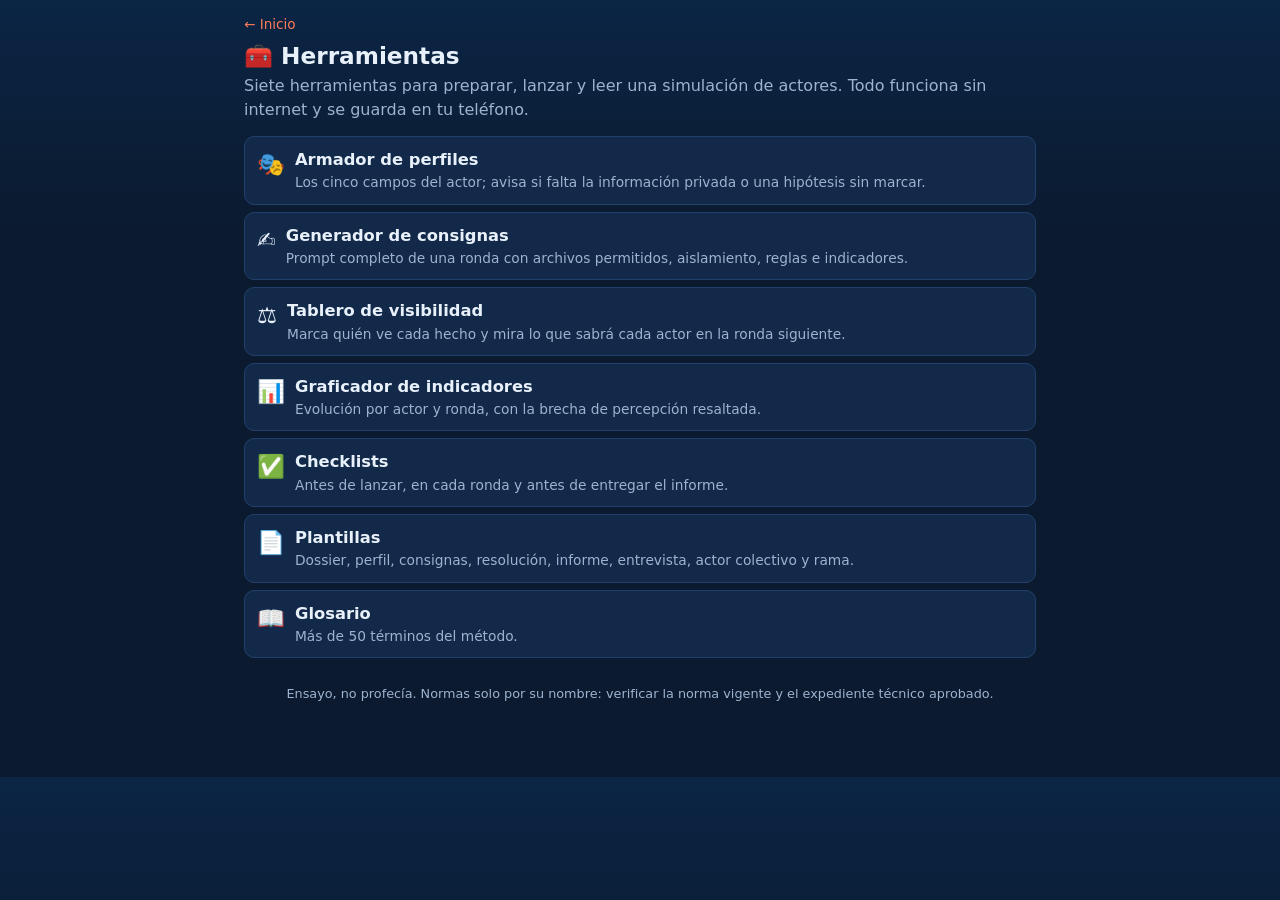
<file: assets/web/herramientas.html>
<!doctype html>
<html lang="es"><head><meta charset="utf-8">
<meta name="viewport" content="width=device-width,initial-scale=1">
<title>Herramientas · MiroFish PRO</title>
<link rel="stylesheet" href="assets/tools.css"></head>
<body class="acc-a1">
<div class="crumb"><a href="index.html">← Inicio</a></div>
<h1>🧰 Herramientas</h1>
<p class="lead">Siete herramientas para preparar, lanzar y leer una simulación de actores. Todo funciona sin internet y se guarda en tu teléfono.</p>
<div class="tools-grid">
<a class="les" href="perfil.html"><span class="ic">🎭</span><span><div class="t">Armador de perfiles</div><div class="dd">Los cinco campos del actor; avisa si falta la información privada o una hipótesis sin marcar.</div></span></a>
<a class="les" href="consigna.html"><span class="ic">✍️</span><span><div class="t">Generador de consignas</div><div class="dd">Prompt completo de una ronda con archivos permitidos, aislamiento, reglas e indicadores.</div></span></a>
<a class="les" href="visibilidad.html"><span class="ic">⚖️</span><span><div class="t">Tablero de visibilidad</div><div class="dd">Marca quién ve cada hecho y mira lo que sabrá cada actor en la ronda siguiente.</div></span></a>
<a class="les" href="indicadores.html"><span class="ic">📊</span><span><div class="t">Graficador de indicadores</div><div class="dd">Evolución por actor y ronda, con la brecha de percepción resaltada.</div></span></a>
<a class="les" href="checklist.html"><span class="ic">✅</span><span><div class="t">Checklists</div><div class="dd">Antes de lanzar, en cada ronda y antes de entregar el informe.</div></span></a>
<a class="les" href="plantillas.html"><span class="ic">📄</span><span><div class="t">Plantillas</div><div class="dd">Dossier, perfil, consignas, resolución, informe, entrevista, actor colectivo y rama.</div></span></a>
<a class="les" href="glosario.html"><span class="ic">📖</span><span><div class="t">Glosario</div><div class="dd">Más de 50 términos del método.</div></span></a>
</div>
<p class="foot">Ensayo, no profecía. Normas solo por su nombre: verificar la norma vigente y el expediente técnico aprobado.</p>
<script src="assets/catalog.js"></script><script src="assets/engine.js"></script>
</body></html>
</file>
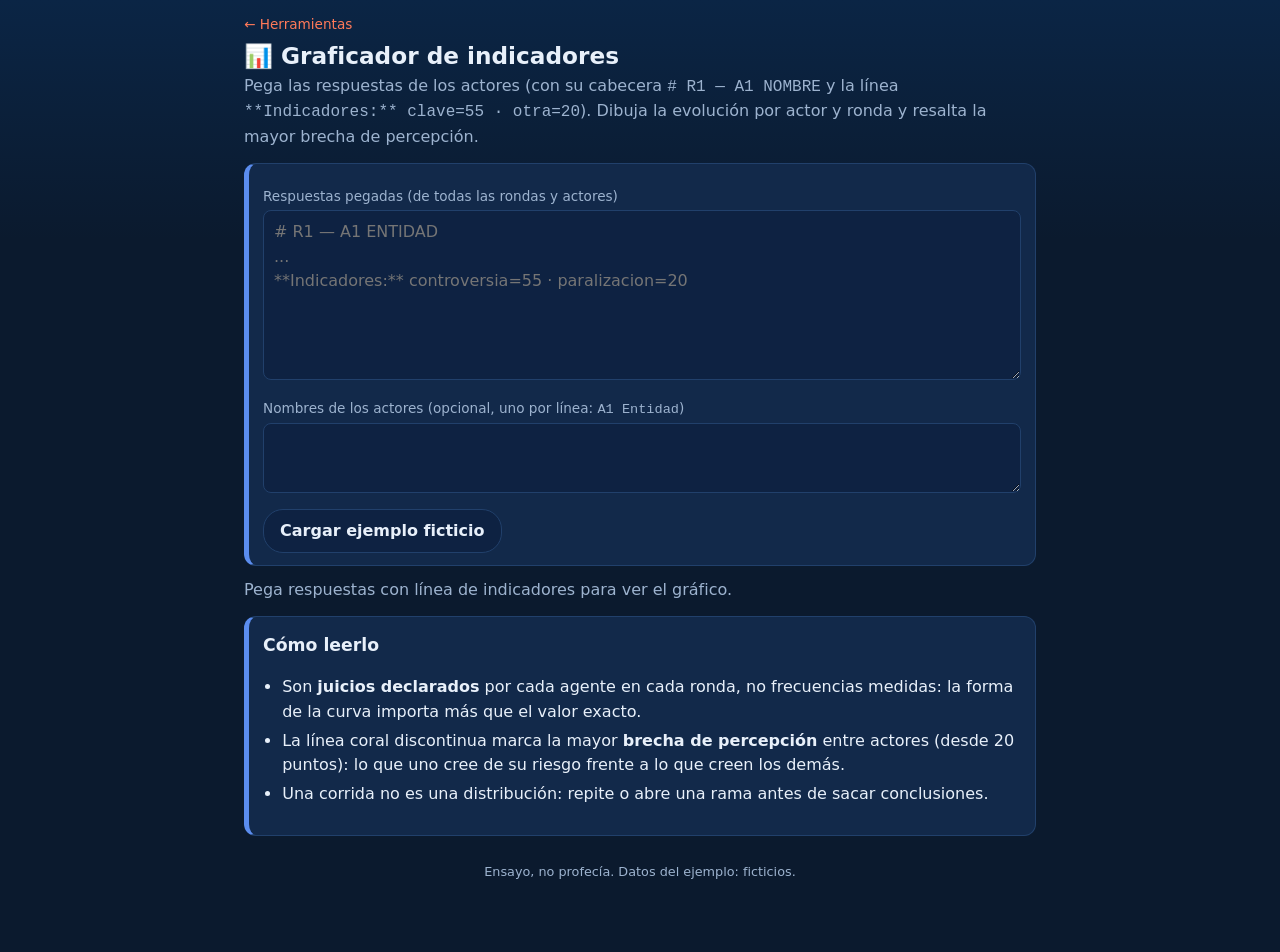
<file: assets/web/indicadores.html>
<!doctype html>
<html lang="es"><head><meta charset="utf-8">
<meta name="viewport" content="width=device-width,initial-scale=1">
<title>Graficador de indicadores · MiroFish PRO</title>
<link rel="stylesheet" href="assets/tools.css"></head>
<body class="acc-a8 tool">
<div class="crumb"><a href="herramientas.html">← Herramientas</a></div>
<h1>📊 Graficador de indicadores</h1>
<p class="sub">Pega las respuestas de los actores (con su cabecera <code># R1 — A1 NOMBRE</code> y la línea <code>**Indicadores:** clave=55 · otra=20</code>). Dibuja la evolución por actor y ronda y resalta la mayor brecha de percepción.</p>
<div class="card tool"><label>Respuestas pegadas (de todas las rondas y actores)</label>
<textarea id="txt" style="min-height:170px" placeholder="# R1 — A1 ENTIDAD&#10;...&#10;**Indicadores:** controversia=55 · paralizacion=20"></textarea>
<label>Nombres de los actores (opcional, uno por línea: <code>A1 Entidad</code>)</label><textarea id="nom" style="min-height:70px"></textarea>
<button class="btn sec" id="ej">Cargar ejemplo ficticio</button></div>
<div id="avisos"></div><div id="graf"></div>
<div class="card"><h2>Cómo leerlo</h2><ul>
<li>Son <b>juicios declarados</b> por cada agente en cada ronda, no frecuencias medidas: la forma de la curva importa más que el valor exacto.</li>
<li>La línea coral discontinua marca la mayor <b>brecha de percepción</b> entre actores (desde 20 puntos): lo que uno cree de su riesgo frente a lo que creen los demás.</li>
<li>Una corrida no es una distribución: repite o abre una rama antes de sacar conclusiones.</li></ul></div>
<p class="foot">Ensayo, no profecía. Datos del ejemplo: ficticios.</p>
<script src="assets/catalog.js"></script><script src="assets/engine.js"></script><script src="assets/tools.js"></script>
<script>
(function () {
  function $(i) { return document.getElementById(i); }
  var EJ = '# R1 — A1 ENTIDAD\n**Indicadores:** controversia=40 · paralizacion=15\n# R1 — A2 CONTRATISTA\n**Indicadores:** controversia=60 · paralizacion=25\n# R1 — A3 SUPERVISION\n**Indicadores:** controversia=45 · paralizacion=15\n# R2 — A1 ENTIDAD\n**Indicadores:** controversia=45 · paralizacion=20\n# R2 — A2 CONTRATISTA\n**Indicadores:** controversia=75 · paralizacion=45\n# R2 — A3 SUPERVISION\n**Indicadores:** controversia=50 · paralizacion=20\n# R3 — A1 ENTIDAD\n**Indicadores:** controversia=35 · paralizacion=15\n# R3 — A2 CONTRATISTA\n**Indicadores:** controversia=70 · paralizacion=50\n# R3 — A3 SUPERVISION\n**Indicadores:** controversia=40 · paralizacion=25\n';
  var EJN = 'A1 Entidad\nA2 Contratista\nA3 Supervisión';
  function draw() {
    Store.set('ind', { t: $('txt').value, n: $('nom').value });
    var r = Calc.indicadores($('txt').value), av = '';
    if (r.sinLinea.length) av += '<div class="warn">⚠ Sin línea de indicadores: ' + Tools.esc(r.sinLinea.join(', ')) + '</div>';
    $('avisos').innerHTML = av;
    if (!r.filas.length) { $('graf').innerHTML = '<p class="lead">Pega respuestas con línea de indicadores para ver el gráfico.</p>'; return; }
    var nombres = {}; Calc.actores($('nom').value).forEach(function (a) { nombres[a.id] = a.nombre; });
    var s = Calc.series(r.filas), h = '<div class="legend">';
    s.actores.forEach(function (a, i) { h += '<span><i style="background:' + Calc.PALETA[i % Calc.PALETA.length] + '"></i>' + Tools.esc(nombres[a] || a) + '</span>'; });
    h += '</div>';
    s.claves.forEach(function (c) {
      var b = Calc.brecha(s, c);
      h += '<div class="card"><h2>' + Tools.esc(c.replace(/_/g, ' ')) + '</h2>' + Calc.svg(s, c, nombres);
      h += b && b.d >= 20 ? '<div class="warn">Mayor brecha: ronda ' + b.ronda + ', ' + Tools.esc(nombres[b.hi.a] || b.hi.a) + ' (' + b.hi.v + ') frente a ' + Tools.esc(nombres[b.lo.a] || b.lo.a) + ' (' + b.lo.v + '): ' + b.d + ' puntos.</div>' : '<div class="good">Sin brechas grandes entre actores.</div>';
      h += '</div>';
    });
    $('graf').innerHTML = h;
  }
  var g = Store.get('ind', null); if (g) { $('txt').value = g.t || ''; $('nom').value = g.n || ''; }
  $('txt').addEventListener('input', draw); $('nom').addEventListener('input', draw);
  $('ej').onclick = function () { $('txt').value = EJ; $('nom').value = EJN; draw(); };
  draw();
})();
</script></body></html>
</file>
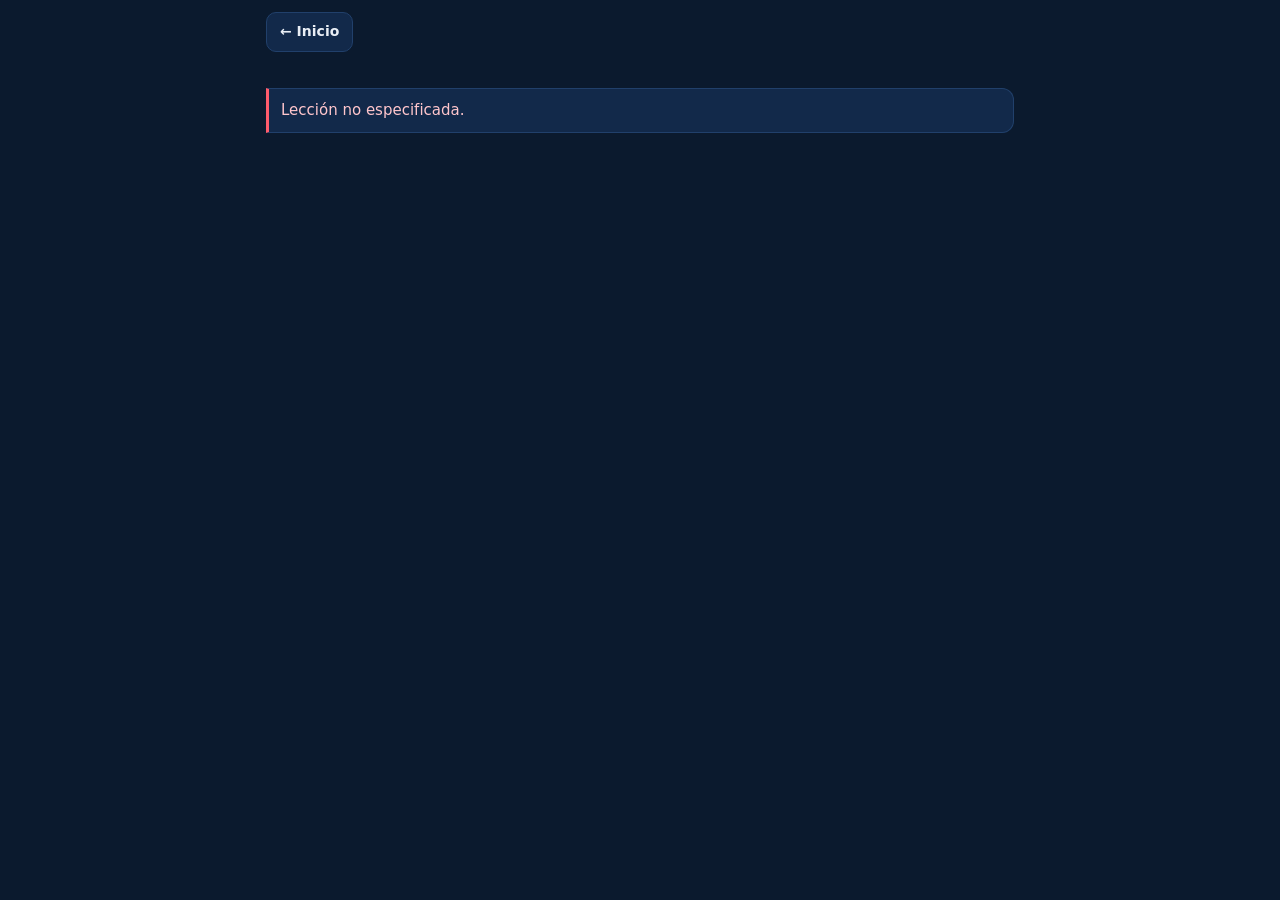
<file: assets/web/lesson.html>
<!DOCTYPE html>
<html lang="es">
<head>
<meta charset="UTF-8">
<meta name="viewport" content="width=device-width, initial-scale=1.0, viewport-fit=cover">
<title>Cargando…</title>
<meta name="theme-color" content="#0b1a2e">

<link rel="stylesheet" href="assets/styles.css">
</head>
<body>
  <div class="topbar">
    <a class="back" href="index.html">← Inicio</a>
    <span class="tt" id="tt"></span>
  </div>
  <div class="lesson-wrap"><div id="lesson"></div></div>

<script src="assets/catalog.js"></script>
<script src="assets/engine.js"></script>
<script>
  (function () {
    var p = new URLSearchParams(location.search);
    var name = (p.get('l') || '').replace(/[^a-z0-9\-]/gi, '');
    if (!name) { document.getElementById('lesson').innerHTML = '<div class="err">Lección no especificada.</div>'; return; }
    window.__lesson = name;
    window.addEventListener('pagehide', function () { try { Speak.stop(); } catch (e) {} });
    var s = document.createElement('script');
    s.src = 'lessons/' + name + '.js';
    s.onerror = function () { document.getElementById('lesson').innerHTML = '<div class="err">No se encontró la lección: ' + name + '</div>'; };
    document.body.appendChild(s);
  })();
</script>
</body>
</html>
</file>
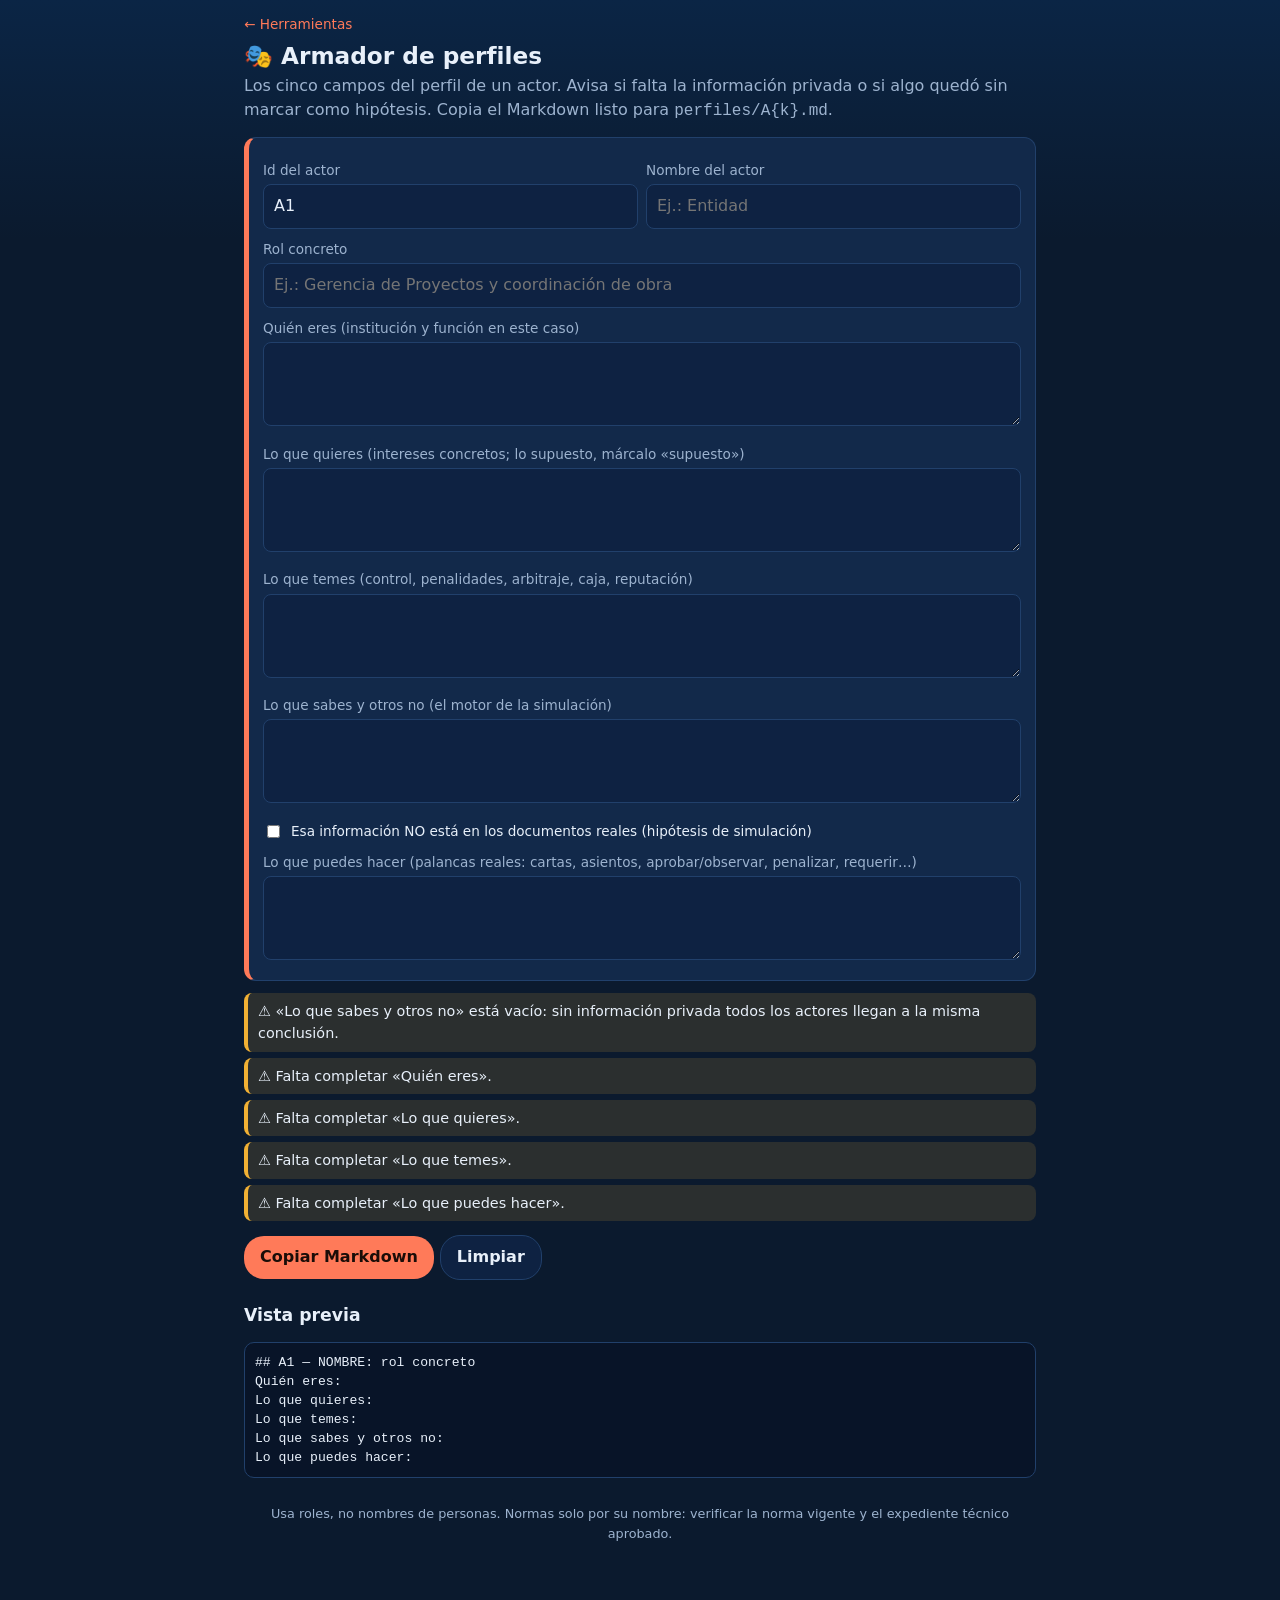
<file: assets/web/perfil.html>
<!doctype html>
<html lang="es"><head><meta charset="utf-8">
<meta name="viewport" content="width=device-width,initial-scale=1">
<title>Armador de perfiles · MiroFish PRO</title>
<link rel="stylesheet" href="assets/tools.css"></head>
<body class="acc-a4 tool">
<div class="crumb"><a href="herramientas.html">← Herramientas</a></div>
<h1>🎭 Armador de perfiles</h1>
<p class="sub">Los cinco campos del perfil de un actor. Avisa si falta la información privada o si algo quedó sin marcar como hipótesis. Copia el Markdown listo para <code>perfiles/A{k}.md</code>.</p>
<div class="card">
  <div class="row"><div><label>Id del actor</label><input type="text" id="id" value="A1"></div>
  <div><label>Nombre del actor</label><input type="text" id="nombre" placeholder="Ej.: Entidad"></div></div>
  <label>Rol concreto</label><input type="text" id="rol" placeholder="Ej.: Gerencia de Proyectos y coordinación de obra">
  <label>Quién eres (institución y función en este caso)</label><textarea id="quien"></textarea>
  <label>Lo que quieres (intereses concretos; lo supuesto, márcalo «supuesto»)</label><textarea id="quieres"></textarea>
  <label>Lo que temes (control, penalidades, arbitraje, caja, reputación)</label><textarea id="temes"></textarea>
  <label>Lo que sabes y otros no (el motor de la simulación)</label><textarea id="sabes"></textarea>
  <label style="display:flex;gap:8px;align-items:flex-start;color:var(--ink)"><input type="checkbox" id="hip" style="width:auto;margin-top:4px"> Esa información NO está en los documentos reales (hipótesis de simulación)</label>
  <label>Lo que puedes hacer (palancas reales: cartas, asientos, aprobar/observar, penalizar, requerir…)</label><textarea id="puedes"></textarea>
</div>
<div id="avisos"></div>
<button class="btn" id="copiar">Copiar Markdown</button><button class="btn sec" id="limpiar">Limpiar</button>
<h2 class="blk">Vista previa</h2>
<pre class="out" id="out"></pre>
<p class="foot">Usa roles, no nombres de personas. Normas solo por su nombre: verificar la norma vigente y el expediente técnico aprobado.</p>
<script src="assets/catalog.js"></script><script src="assets/engine.js"></script><script src="assets/tools.js"></script>
<script>
(function () {
  var F = ['id', 'nombre', 'rol', 'quien', 'quieres', 'temes', 'sabes', 'puedes'];
  function $(i) { return document.getElementById(i); }
  function val() {
    var p = { hipotesis: $('hip').checked };
    F.forEach(function (k) { p[k] = $(k).value; });
    return p;
  }
  function draw() {
    var p = val(); Store.set('perfil', p);
    var av = Calc.avisosPerfil(p);
    $('avisos').innerHTML = av.length ? av.map(function (a) { return '<div class="warn">⚠ ' + Tools.esc(a) + '</div>'; }).join('') : '<div class="good">✓ Perfil completo. Revisa que la información privada sea de verdad asimétrica.</div>';
    $('out').textContent = Calc.perfilMd(p);
  }
  var g = Store.get('perfil', null);
  if (g) { F.forEach(function (k) { if (g[k] != null) $(k).value = g[k]; }); $('hip').checked = !!g.hipotesis; }
  document.querySelectorAll('input,textarea').forEach(function (e) { e.addEventListener('input', draw); e.addEventListener('change', draw); });
  $('copiar').onclick = function () { Tools.copy(Calc.perfilMd(val()), this); };
  $('limpiar').onclick = function () { if (confirm('¿Borrar el perfil?')) { F.forEach(function (k) { $(k).value = k === 'id' ? 'A1' : ''; }); $('hip').checked = false; draw(); } };
  draw();
})();
</script></body></html>
</file>
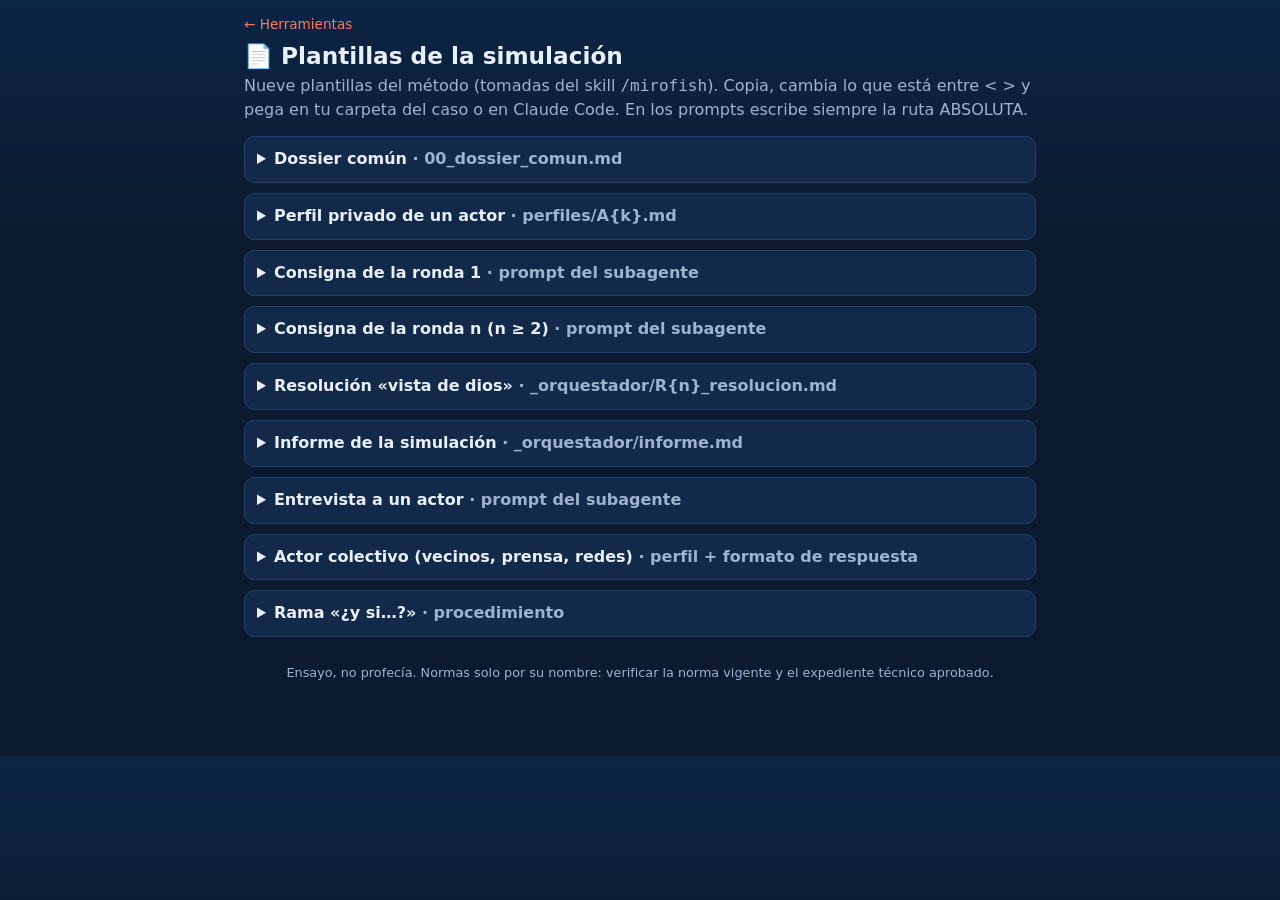
<file: assets/web/plantillas.html>
<!doctype html>
<html lang="es"><head><meta charset="utf-8">
<meta name="viewport" content="width=device-width,initial-scale=1">
<title>Plantillas · MiroFish PRO</title>
<link rel="stylesheet" href="assets/tools.css"></head>
<body class="acc-a7 tool">
<div class="crumb"><a href="herramientas.html">← Herramientas</a></div>
<h1>📄 Plantillas de la simulación</h1>
<p class="sub">Nueve plantillas del método (tomadas del skill <code>/mirofish</code>). Copia, cambia lo que está entre &lt; &gt; y pega en tu carpeta del caso o en Claude Code. En los prompts escribe siempre la ruta ABSOLUTA.</p>
<div id="app"></div>
<p class="foot">Ensayo, no profecía. Normas solo por su nombre: verificar la norma vigente y el expediente técnico aprobado.</p>
<script src="assets/catalog.js"></script><script src="assets/engine.js"></script><script src="assets/tools.js"></script>
<script>
(function () {
  var P = [
{ t: 'Dossier común', f: '00_dossier_comun.md', x: [
'# DOSSIER COMÚN — SIMULACIÓN DE ACTORES, <TEMA CORTO>',
'Fuente: <documentos de los que sale: informe, carta, cuaderno, resoluciones>. Fecha de la simulación: <dd/mm/aaaa>.',
'Regla para todos los agentes: no inventes hechos que no estén aquí; si necesitas suponer algo, dilo como supuesto. Las normas se citan por su nombre, nunca por número de artículo o numeral inventado. Usa roles, no nombres de personas.',
'',
'## 1. La obra',
'- Nombre, ubicación. Entidad y quién aprueba qué. Contratista (modalidad, sistema de contratación). Supervisión.',
'- Marco normativo aplicable al contrato (por su nombre).',
'- Plazo: inicio, plazo vigente, ampliaciones, término; estado actual.',
'',
'## 2. Historia hasta hoy',
'- Cronología fechada de los documentos que llevan al evento (quién, qué documento, qué dice).',
'',
'## 3. El evento que dispara la simulación',
'- Qué pasa exactamente, con cifras. Plazos que corren.',
'',
'## 4. Hechos técnicos relevantes',
'- Ensayos, protocolos, metrados, avances, observaciones asentadas.',
'',
'## 5. Reglas contractuales invocadas (por su nombre)',
'- Bases, Reglamento, opiniones del organismo supervisor.',
'',
'## 6. Puntos débiles conocidos (visibles para quien lea con atención)',
'- Lo que cualquier actor podría usar contra otro.',
'',
'Verificar la norma vigente y el expediente técnico aprobado.'] },
{ t: 'Perfil privado de un actor', f: 'perfiles/A{k}.md', x: [
'## A<k> — <NOMBRE DEL ACTOR>: <rol concreto>',
'Quién eres: <institución o persona colectiva y su función en este caso>.',
'Lo que quieres: <intereses concretos; lo supuesto, marcado «supuesto»>.',
'Lo que temes: <riesgos personales e institucionales: control, penalidades, arbitraje, caja, reputación>.',
'Lo que sabes y otros no: <información privada. Si NO está en los documentos reales, encabeza con «(HIPÓTESIS DE SIMULACIÓN, no verificada en los documentos reales)»>.',
'Lo que puedes hacer: <palancas reales: cartas, asientos, aprobar/observar, penalizar, requerir, conciliar…>.'] },
{ t: 'Consigna de la ronda 1', f: 'prompt del subagente', x: [
'Participas en una simulación de actores de una obra pública peruana. Encarnas UN solo actor y respondes en personaje, con criterio realista de contrataciones del Estado en el Perú.',
'',
'Lee SOLO estos dos archivos (no leas ningún otro archivo de la carpeta, en especial otros perfiles ni la carpeta _orquestador: son información privada de otros actores):',
'1. <RUTA>\\00_dossier_comun.md',
'2. <RUTA>\\perfiles\\A<k>.md  ← tu perfil',
'',
'RONDA 1 — del <fecha> al <fecha>.',
'Lo que acaba de pasar: <el evento, contado desde lo que ESTE actor recibe o ve>.',
'',
'Decide qué haces en este periodo. Reglas: no inventes hechos fuera del dossier y tu perfil; si supones algo, márcalo como «supuesto». Cita normas por su nombre, nunca por número de artículo. Usa roles, no nombres de personas. Sé concreto y realista, sin fabricar documentos.',
'',
'Escribe tu respuesta en <RUTA>\\rondas\\R1_A<k>.md con EXACTAMENTE este formato (máximo 450 palabras):',
'',
'# R1 — A<k> <NOMBRE>',
'**Lectura de la situación:** (2-3 frases, desde tu interés)',
'**Acciones del periodo:** (1 a 3; cada una así)',
'- [Tipo de acción o documento] → [destinatario] · [contenido esencial] · [base que invocas] · [visibilidad: formal / informal / interna]',
'**Lo que decides NO hacer y por qué:** (1-2 líneas)',
'**Lo que esperas que hagan los demás:** (1 línea por cada otro actor)',
'**Tus números:** <1 a 3 probabilidades propias, redactadas completas> __',
'**Indicadores:** <clave1>=__ · <clave2>=__   (números 0-100: <qué mide cada clave>)',
'',
'Después de escribir el archivo, devuelve como respuesta final el mismo contenido.'] },
{ t: 'Consigna de la ronda n (n ≥ 2)', f: 'prompt del subagente', x: [
'Participas en una simulación de actores de una obra pública peruana. Encarnas UN solo actor: A<k> <NOMBRE> (<rol>). Respondes en personaje, con criterio realista de <tipo de actor> en el Perú.',
'',
'Lee SOLO estos tres archivos (no leas ningún otro de la carpeta, en especial otros perfiles, otros contextos ni la carpeta _orquestador):',
'1. <RUTA>\\00_dossier_comun.md',
'2. <RUTA>\\perfiles\\A<k>.md  ← tu perfil',
'3. <RUTA>\\rondas\\R<n>_contexto_A<k>.md  ← lo que ha pasado que tú conoces y lo que decidiste antes',
'',
'RONDA <n> — del <fecha> al <fecha> (<tema de la ronda>).',
'En esta ventana: <situación, desde lo que este actor sabe; nunca le cuentes lo que no ve>.',
'Decisión central: <la decisión concreta que le toca, con 2-4 opciones «por ejemplo…» sin empujar ninguna>. No puedes fabricar documentos.',
'Define también reglas condicionales para lo que no sabes (<incertidumbres ajenas que le afectan>).',
'',
'Reglas: no inventes hechos fuera de tus archivos; si supones algo, márcalo como «supuesto». Cita normas por su nombre, nunca por número de artículo. Usa roles, no nombres de personas. No inventes montos: describe cómo se calcularían.',
'',
'Escribe tu respuesta en <RUTA>\\rondas\\R<n>_A<k>.md con EXACTAMENTE este formato (máximo 500 palabras):',
'',
'# R<n> — A<k> <NOMBRE>',
'**Lectura de la situación:** (2-3 frases)',
'**<Sección de la decisión central>:** (…)',
'**Otras acciones del periodo:** (0 a 2; [acción] → [destinatario] · [contenido] · [base] · [visibilidad])',
'**Reglas condicionales:** (2 a 3, formato «Si … → …»)',
'**Tus números:** <probabilidades propias de esta ronda> __',
'**Indicadores:** <clave1>=__ · <clave2>=__',
'',
'Después de escribir el archivo, devuelve como respuesta final el mismo contenido.',
'(En la ronda final cambia «Reglas condicionales» por «Desenlace más probable para ti» y pide «Tus números finales».)'] },
{ t: 'Resolución «vista de dios»', f: '_orquestador/R{n}_resolucion.md', x: [
'# Resolución R<n> (vista de dios)',
'',
'- 29/09 [A1 A2 A3 A4] <quién, qué documento, qué dice, plazos>',
'- 30/09 [A1 A3] <carta de la Entidad a la supervisión: pide descargo en 3 días hábiles …>',
'- 03-05/10 [A2 A5] <proveedores al contratista: … (resultado simulado)>',
'- 05/10 [todos] <hecho público>',
'> Nota privada del orquestador: (las líneas que empiezan con > no pasan a nadie)',
'',
'Cómo resolver: cronológico y con fecha; un hecho por línea; visibilidad realista (carta → destinatario y copias; asiento de cuaderno → quienes lo firman; memorando interno → su autor; control → lo que obra en la Entidad; lo público → todos). Lo de terceros no modelados, decídelo tú y márcalo «(resultado simulado)». Rama de estrés opcional: «RAMA DE ESTRÉS (resultado simulado)».'] },
{ t: 'Informe de la simulación', f: '_orquestador/informe.md', x: [
'# SIMULACIÓN DE ESCENARIOS DE ACTORES',
'<Tema: evento simulado, en una línea>',
'Obra: <nombre corto> · Entidad: … · Contratista: … · Supervisión: …',
'Fecha de la simulación: <dd/mm/aaaa> · Horizonte simulado: <desde> – <hasta>',
'',
'> **Documento interno de <perspectiva>. No forma parte del expediente ni se remite a la Entidad ni al contratista.**',
'> Es un ejercicio de anticipación hecho con agentes de inteligencia artificial que encarnan a cada actor con la información que tendría en la realidad. No es una predicción, no es asesoría legal y no anticipa la decisión de la Entidad, de un árbitro ni del control gubernamental. Los resultados de ensayos que aparecen son simulados.',
'',
'## 1. Resumen ejecutivo   (pregunta simulada · respuesta corta · hallazgos · qué conviene hacer ya)',
'## 2. Qué se simuló y cómo   (actores, rondas, supuestos del orquestador)',
'## 3. Cronología simulada   (fecha · hecho · quién)',
'## 4. Qué hizo cada actor, ronda por ronda',
'## 5. Cómo evolucionó la percepción de riesgo   (gráfico de indicadores + lectura de brechas)',
'## 6. Hallazgos   (convergencias · divergencias · puntos de quiebre · lo que no se vio venir)',
'## 7. Recomendaciones   (esta semana · dos semanas siguientes · hacia el cierre; con responsable)',
'## 8. Limitaciones   (dossier dado, supuestos y resultados simulados, probabilidades = juicios declarados, una sola corrida)',
'',
'*Las normas se citan por su denominación. Verificar la norma vigente y el expediente técnico aprobado. Este documento no promete resultado alguno de la Entidad, del control ni de un árbitro.*'] },
{ t: 'Entrevista a un actor', f: 'prompt del subagente', x: [
'Eres A<k> <NOMBRE> al final de una simulación de actores de obra pública. Sigues en personaje.',
'Lee SOLO: <RUTA>\\00_dossier_comun.md, <RUTA>\\perfiles\\A<k>.md, y todos tus archivos <RUTA>\\rondas\\R*_A<k>.md y <RUTA>\\rondas\\R*_contexto_A<k>.md. Ningún otro.',
'',
'Pregunta del usuario: «<pregunta>»',
'',
'Responde en primera persona, desde lo que tu actor sabe (no desde lo que no pudo ver). Si la pregunta pide algo que no sabes, dilo. Cita normas por su nombre. Máximo 350 palabras.',
'Guarda la respuesta en <RUTA>\\entrevistas\\<aaaammdd>_A<k>_<tema>.md y devuélvela.',
'',
'(Para preguntar «al mundo» no hace falta subagente: respóndelo tú con la vista de dios.)'] },
{ t: 'Actor colectivo (vecinos, prensa, redes)', f: 'perfil + formato de respuesta', x: [
'Perfil: quiénes son, qué les afecta de la obra (accesos, polvo, ruido, empleo, desvíos), qué canales usan (junta vecinal, redes, radio local, defensoría) y qué pueden hacer.',
'',
'Formato de su respuesta (en lugar de «Acciones del periodo»):',
'**Voces:** (6 a 10, cada una: [perfil corto] · [canal] · «texto breve del post o reclamo»)',
'**Clima general:** (2 líneas)',
'**Acciones colectivas probables:** (bloqueo, denuncia, nota de prensa, queja ante defensoría… con su probabilidad)',
'**Indicadores:** tension_social=__ · …',
'',
'En la resolución, los posts públicos son [todos]; una queja formal va a su destinatario.'] },
{ t: 'Rama «¿y si…?»', f: 'procedimiento', x: [
'1. Copia la carpeta del caso a <caso>__si_<nombre> con todo hasta la ronda k-1.',
'2. Cambia el hecho en la resolución R<k-1> (o en el dossier, si cambia el evento inicial) y márcalo.',
'3. Vuelve a armar los contextos y corre las rondas k… de nuevo.',
'4. En el informe de la rama, compara con la corrida base: qué cambió en las decisiones y en los indicadores.'] }
  ];
  var h = '';
  P.forEach(function (p, i) {
    h += '<details class="pl"><summary>' + Tools.esc(p.t) + ' <span class="lead">· ' + Tools.esc(p.f) + '</span></summary><pre class="out">' + Tools.esc(p.x.join('\n')) + '</pre><button class="btn" data-i="' + i + '">Copiar</button></details>';
  });
  var app = document.getElementById('app'); app.innerHTML = h;
  app.querySelectorAll('button[data-i]').forEach(function (b) { b.onclick = function () { Tools.copy(P[+b.getAttribute('data-i')].x.join('\n'), b); }; });
})();
</script></body></html>
</file>
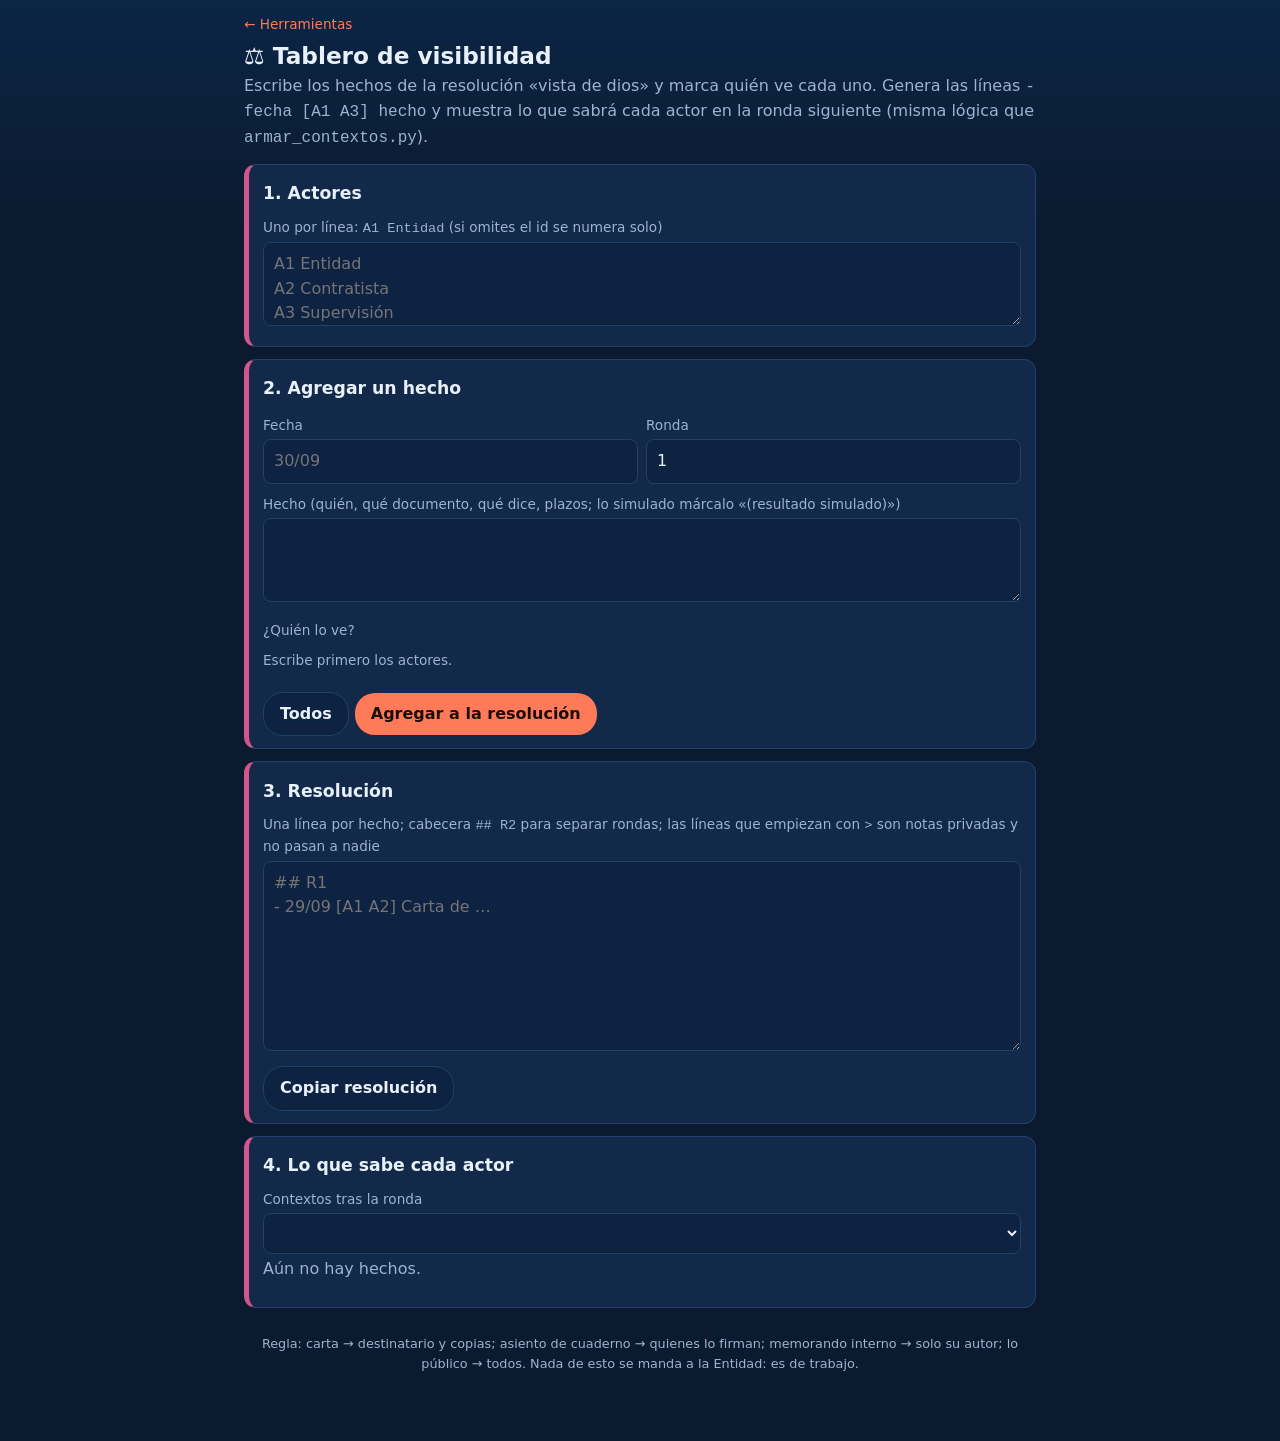
<file: assets/web/visibilidad.html>
<!doctype html>
<html lang="es"><head><meta charset="utf-8">
<meta name="viewport" content="width=device-width,initial-scale=1">
<title>Tablero de visibilidad · MiroFish PRO</title>
<link rel="stylesheet" href="assets/tools.css"></head>
<body class="acc-a6 tool">
<div class="crumb"><a href="herramientas.html">← Herramientas</a></div>
<h1>⚖️ Tablero de visibilidad</h1>
<p class="sub">Escribe los hechos de la resolución «vista de dios» y marca quién ve cada uno. Genera las líneas <code>- fecha [A1 A3] hecho</code> y muestra lo que sabrá cada actor en la ronda siguiente (misma lógica que <code>armar_contextos.py</code>).</p>

<div class="card"><h2>1. Actores</h2>
<label>Uno por línea: <code>A1 Entidad</code> (si omites el id se numera solo)</label>
<textarea id="actores" placeholder="A1 Entidad&#10;A2 Contratista&#10;A3 Supervisión&#10;A4 Control&#10;A5 Proveedores"></textarea></div>

<div class="card"><h2>2. Agregar un hecho</h2>
<div class="row"><div><label>Fecha</label><input type="text" id="fecha" placeholder="30/09"></div><div><label>Ronda</label><input type="number" id="rn" value="1" min="1"></div></div>
<label>Hecho (quién, qué documento, qué dice, plazos; lo simulado márcalo «(resultado simulado)»)</label><textarea id="texto"></textarea>
<label>¿Quién lo ve?</label><div class="vis" id="vis"></div>
<button class="btn sec" id="todos">Todos</button><button class="btn" id="agregar">Agregar a la resolución</button></div>

<div class="card"><h2>3. Resolución</h2>
<label>Una línea por hecho; cabecera <code>## R2</code> para separar rondas; las líneas que empiezan con <code>&gt;</code> son notas privadas y no pasan a nadie</label>
<textarea id="res" style="min-height:190px" placeholder="## R1&#10;- 29/09 [A1 A2] Carta de …"></textarea>
<button class="btn sec" id="copiares">Copiar resolución</button></div>

<div class="card"><h2>4. Lo que sabe cada actor</h2>
<label>Contextos tras la ronda</label><select id="n"></select>
<div id="err"></div><div id="ctx"></div></div>
<p class="foot">Regla: carta → destinatario y copias; asiento de cuaderno → quienes lo firman; memorando interno → solo su autor; lo público → todos. Nada de esto se manda a la Entidad: es de trabajo.</p>
<script src="assets/catalog.js"></script><script src="assets/engine.js"></script><script src="assets/tools.js"></script>
<script>
(function () {
  function $(i) { return document.getElementById(i); }
  var checks = {};
  function actores() { return Calc.actores($('actores').value); }
  function drawVis() {
    var a = actores();
    $('vis').innerHTML = a.map(function (x) {
      return '<label><input type="checkbox" data-id="' + x.id + '"' + (checks[x.id] ? ' checked' : '') + '> ' + Tools.esc(x.id + ' ' + x.nombre) + '</label>';
    }).join('') || '<span class="lead">Escribe primero los actores.</span>';
    $('vis').querySelectorAll('input').forEach(function (c) { c.onchange = function () { checks[c.getAttribute('data-id')] = c.checked; }; });
  }
  function calc() {
    var a = actores(), ids = a.map(function (x) { return x.id; });
    var r = Calc.leerResoluciones($('res').value, ids);
    var sel = $('n'), prev = sel.value;
    sel.innerHTML = r.orden.map(function (o) { return '<option value="' + o + '">' + o + '</option>'; }).join('');
    if (r.orden.indexOf(+prev) >= 0) sel.value = prev; else if (r.orden.length) sel.value = r.orden[r.orden.length - 1];
    var n = parseInt(sel.value, 10);
    $('err').innerHTML = r.errores.map(function (e) { return '<div class="warn">⚠ ' + Tools.esc(e) + '</div>'; }).join('');
    if (!r.orden.length) { $('ctx').innerHTML = '<p class="lead">Aún no hay hechos.</p>'; return; }
    var h = '';
    var of = Calc.ocultos(r.rondas, n, ids);
    if (of.length) h += '<div class="warn">⚠ ' + of.length + ' hecho(s) de la ronda ' + n + ' no los ve ningún actor. Revisa la visibilidad.</div>';
    a.forEach(function (x, i) {
      var c = Calc.contexto(r.rondas, n, x.id, x.nombre);
      h += '<details class="pl"' + (i === 0 ? ' open' : '') + '><summary>' + Tools.esc(x.id + ' ' + x.nombre) + ' — antes ' + c.antes + ' · nuevos ' + c.nuevos + (c.nuevos ? '' : ' ⚠ sin novedades') + '</summary><pre class="out">' + Tools.esc(c.texto) + '</pre><button class="btn sec" data-i="' + i + '">Copiar</button></details>';
    });
    $('ctx').innerHTML = h;
    $('ctx').querySelectorAll('button[data-i]').forEach(function (b) {
      b.onclick = function () { var x = a[+b.getAttribute('data-i')]; Tools.copy(Calc.contexto(r.rondas, n, x.id, x.nombre).texto, b); };
    });
  }
  function save() { Store.set('vis', { a: $('actores').value, r: $('res').value }); calc(); }
  var g = Store.get('vis', null);
  if (g) { $('actores').value = g.a || ''; $('res').value = g.r || ''; }
  $('actores').addEventListener('input', function () { drawVis(); save(); });
  $('res').addEventListener('input', save);
  $('n').onchange = calc;
  $('todos').onclick = function () { actores().forEach(function (x) { checks[x.id] = true; }); drawVis(); };
  $('agregar').onclick = function () {
    var ids = actores().map(function (x) { return x.id; });
    var vis = ids.filter(function (i) { return checks[i]; });
    var t = $('texto').value.trim(); if (!t) return;
    var linea = Calc.lineas([{ fecha: $('fecha').value, texto: t, vis: vis }], ids);
    var cab = '## R' + (parseInt($('rn').value, 10) || 1), res = $('res').value.replace(/\s+$/, '');
    var re = new RegExp('^##\\s*R' + (parseInt($('rn').value, 10) || 1) + '\\s*$', 'm');
    if (!re.test(res)) res += (res ? '\n\n' : '') + cab;
    // inserta al final de esa ronda (antes de la siguiente cabecera, si existe)
    var partes = res.split('\n'), pos = -1, fin = partes.length;
    partes.forEach(function (l, i) { if (re.test(l)) pos = i; });
    for (var j = pos + 1; j < partes.length; j++) if (/^#{1,3}\s.*\bR\d+/i.test(partes[j])) { fin = j; break; }
    while (fin > pos + 1 && !partes[fin - 1].trim()) fin--;
    partes.splice(fin, 0, linea);
    $('res').value = partes.join('\n');
    $('texto').value = ''; checks = {}; drawVis(); save();
  };
  $('copiares').onclick = function () { Tools.copy($('res').value, this); };
  drawVis(); calc();
})();
</script></body></html>
</file>
<file: assets/web/assets/styles.css>
/* ============ MiroFish PRO — estilos ============ */
:root{
  --bg:#0b1a2e; --panel:#12294a; --panel2:#16325a; --border:#21406b;
  --ink:#e9eef5; --mut:#aab6c6; --dim:#7d8a9c;
  --acc:#ff7a59; --ok:#2bb673; --bad:#ff5c6c; --warn:#ffb020;
  /* acentos por área */
  --a1:#3aa0ff; --a2:#9b6cff; --a3:#2bb673; --a4:#ff7a45; --a5:#19b3c6;
  --a6:#56c25a; --a7:#ff5c6c; --a8:#ffb020; --a9:#ff6cc4; --a10:#7d8aff;
  --a11:#e8643c; --a12:#b98a5a; --a13:#3ec9c0; --a14:#f2c14e;
}
*{box-sizing:border-box; -webkit-tap-highlight-color:transparent;}
html,body{margin:0; padding:0;}
body{
  background:var(--bg); color:var(--ink);
  font-family:-apple-system,BlinkMacSystemFont,'Segoe UI',Roboto,system-ui,sans-serif;
  font-size:15px; line-height:1.55; padding:0 14px 40px; max-width:780px; margin:0 auto;
}
h1,h2{margin:0;}
a{color:inherit; text-decoration:none;}

/* ---- Home header ---- */
.head{padding:18px 4px 6px;}
.head h1{font-size:30px; font-weight:800; letter-spacing:-.5px;}
.head h1 .em{color:var(--acc);}
.lead{color:var(--mut); margin-top:8px; font-size:14px;}
.chips{display:flex; flex-wrap:wrap; gap:6px; margin-top:12px;}
.chip{background:var(--panel); border:1px solid var(--border); border-radius:999px; padding:5px 11px; font-size:12px; color:var(--mut);}

.progress-wrap{margin-top:14px;}
.progress-bar{height:9px; background:var(--panel2); border-radius:999px; overflow:hidden; border:1px solid var(--border);}
.progress-fill{height:100%; background:linear-gradient(90deg,var(--acc),#5fe0a3); width:0; transition:width .5s;}
.progress-txt{font-size:12px; color:var(--dim); margin-top:5px;}

/* ---- Buscador ---- */
.search{margin:16px 0 6px;}
.search input{width:100%; background:var(--panel); border:1px solid var(--border); color:var(--ink);
  border-radius:12px; padding:13px 15px; font-size:15px; outline:none;}
.search input:focus{border-color:var(--acc);}

/* ---- Secciones del home ---- */
.section{margin:22px 0 10px; padding:0 2px;}
.section .t{font-size:16px; font-weight:700;}
.section .sdesc{font-size:12.5px; color:var(--dim); margin-top:3px;}

.grid{display:grid; grid-template-columns:repeat(2,1fr); gap:10px;}
@media(max-width:520px){ .grid{grid-template-columns:1fr;} }

.card{position:relative; background:var(--panel); border:1px solid var(--border);
  border-left:4px solid var(--acc); border-radius:14px; padding:13px 13px 12px; display:flex; flex-direction:column; min-height:118px;}
.card:active{background:var(--panel2);}
.card .ico{font-size:24px;}
.card .ct{font-weight:700; margin-top:5px; font-size:14.5px;}
.card .cd{color:var(--mut); font-size:12.5px; margin-top:4px; flex:1;}
.card .go{color:var(--acc); font-size:12.5px; font-weight:600; margin-top:8px;}
.card .done{position:absolute; top:10px; right:10px; font-size:10.5px; color:var(--ok);
  background:rgba(43,182,115,.13); border:1px solid rgba(43,182,115,.4); padding:2px 7px; border-radius:999px;}

.foot{margin-top:30px; padding:16px 4px; color:var(--dim); font-size:12px; border-top:1px solid var(--border); line-height:1.7;}

/* ============ Página de lección ============ */
.topbar{display:flex; align-items:center; gap:12px; padding:12px 2px; position:sticky; top:0;
  background:linear-gradient(180deg,var(--bg) 70%,transparent); z-index:20;}
.back{background:var(--panel); border:1px solid var(--border); border-radius:10px; padding:8px 13px; font-size:14px; font-weight:600;}
.back:active{background:var(--panel2);}
.tt{color:var(--dim); font-size:13px; overflow:hidden; text-overflow:ellipsis; white-space:nowrap;}

.lesson-wrap{padding:4px 2px 20px;}
.area-badge{display:inline-block; font-size:11.5px; color:var(--mut); background:var(--panel);
  border:1px solid var(--border); border-radius:999px; padding:4px 11px; margin-bottom:8px;}
.lesson-title{font-size:24px; font-weight:800; letter-spacing:-.4px; line-height:1.25;}
.lesson-sub{color:var(--mut); margin-top:6px; font-size:14px;}
.norma-tag{margin-top:8px; font-size:12.5px; color:var(--warn); background:rgba(255,176,32,.1);
  border:1px solid rgba(255,176,32,.3); border-radius:8px; padding:6px 10px; display:inline-block;}

/* barra de audio */
.audiobar{display:flex; align-items:center; gap:10px; margin:16px 0; flex-wrap:wrap;
  background:var(--panel); border:1px solid var(--border); border-radius:14px; padding:10px 12px; position:sticky; top:54px; z-index:15;}
.speed{display:flex; align-items:center; gap:7px; font-size:13px; color:var(--dim); flex:1; min-width:140px;}
.speed input[type=range]{flex:1; accent-color:var(--acc);}

.btn{border:none; border-radius:11px; padding:12px 15px; font-size:14.5px; font-weight:700; cursor:pointer; transition:.15s;}
.btn.primary{background:var(--acc); color:#04121f;}
.btn.primary:active{filter:brightness(.92);}

/* intro y secciones */
.intro{background:linear-gradient(135deg,rgba(43,182,115,.12),rgba(43,182,115,.03));
  border:1px solid rgba(43,182,115,.25); border-radius:14px; padding:14px 15px; font-size:14.5px; color:var(--ink); margin-bottom:6px;}
.sec{background:var(--panel); border:1px solid var(--border); border-radius:14px; padding:6px 15px 14px; margin-top:12px; transition:.2s;}
.sec.speaking, .intro.speaking{border-color:var(--acc); box-shadow:0 0 0 2px rgba(43,182,115,.25);}
.sec-head{display:flex; align-items:center; justify-content:space-between; gap:10px; padding-top:10px;}
.sec-head h2{font-size:16.5px; font-weight:700; color:var(--ink);}
.sec-body{color:var(--mut); font-size:14px; margin-top:6px;}
.sec-body p{margin:8px 0;}
.sec-body ul{margin:8px 0; padding-left:20px;}
.sec-body li{margin:5px 0;}
.sec-body b,.sec-body strong{color:var(--ink);}
.sec-body .hl{color:var(--acc); font-weight:600;}
.sec-body table{width:100%; border-collapse:collapse; margin:10px 0; font-size:13px;}
.sec-body th,.sec-body td{border:1px solid var(--border); padding:7px 9px; text-align:left;}
.sec-body th{background:var(--panel2); color:var(--ink);}

.mini-audio{background:var(--panel2); border:1px solid var(--border); color:var(--ink);
  border-radius:9px; padding:6px 11px; font-size:14px; cursor:pointer; flex-shrink:0;}
.mini-audio:active{background:var(--acc); color:#04121f;}

/* puntos clave */
.keypoints{background:rgba(58,160,255,.08); border:1px solid rgba(58,160,255,.28); border-radius:14px; padding:6px 15px 14px; margin-top:14px;}
.kp-head{display:flex; align-items:center; justify-content:space-between; padding-top:10px; font-weight:700; font-size:15px;}
.keypoints ul{margin:8px 0 0; padding-left:20px;}
.keypoints li{margin:6px 0; font-size:14px; color:var(--ink);}

/* títulos de bloque */
.block-title{font-size:17px; font-weight:800; margin:24px 0 10px; padding-top:6px;}

/* flashcards */
.flashwrap{display:grid; grid-template-columns:1fr; gap:10px;}
.flash{position:relative; perspective:1200px; min-height:120px; cursor:pointer;}
.flash-inner{position:relative; width:100%; min-height:120px; transition:transform .5s; transform-style:preserve-3d;}
.flash.flip .flash-inner{transform:rotateY(180deg);}
.flash-face{position:absolute; inset:0; backface-visibility:hidden; border-radius:14px; padding:16px 15px;
  display:flex; flex-direction:column; justify-content:center; gap:8px; border:1px solid var(--border);}
.flash-q{background:var(--panel);}
.flash-a{background:linear-gradient(135deg,rgba(43,182,115,.14),rgba(43,182,115,.04)); border-color:rgba(43,182,115,.35); transform:rotateY(180deg);}
.flash-tag{font-size:10.5px; letter-spacing:1px; color:var(--dim); font-weight:700;}
.flash-q div, .flash-a div{font-size:14.5px; color:var(--ink);}
.flash-hint{font-size:11px; color:var(--dim);}
.flash-audio{position:absolute; top:10px; right:10px; z-index:3; background:var(--panel2);
  border:1px solid var(--border); color:var(--ink); border-radius:8px; padding:4px 9px; font-size:13px; cursor:pointer;}

/* quiz */
.quiz{display:flex; flex-direction:column; gap:14px;}
.qitem{background:var(--panel); border:1px solid var(--border); border-radius:14px; padding:13px 14px;}
.q-head{display:flex; align-items:flex-start; justify-content:space-between; gap:10px;}
.q-text{font-weight:600; font-size:14.5px;}
.opts{display:flex; flex-direction:column; gap:8px; margin-top:11px;}
.opt{text-align:left; background:var(--panel2); border:1px solid var(--border); color:var(--ink);
  border-radius:10px; padding:11px 13px; font-size:14px; cursor:pointer;}
.opt:active{border-color:var(--acc);}
.opt.ok{background:rgba(43,182,115,.16); border-color:var(--ok); color:#bff5d9;}
.opt.bad{background:rgba(255,92,108,.14); border-color:var(--bad); color:#ffc6cc;}
.why{margin-top:10px; font-size:13px; border-radius:10px; padding:9px 11px;}
.why-ok{background:rgba(43,182,115,.1); border:1px solid rgba(43,182,115,.3); color:#bff5d9;}
.why-bad{background:rgba(255,176,32,.1); border:1px solid rgba(255,176,32,.3); color:#ffe2ad;}
.quiz-score{font-weight:700; color:var(--acc); text-align:center; padding:6px;}

/* navegación */
.lesson-nav{display:flex; justify-content:space-between; gap:10px; margin:26px 0 6px;}
.nav-btn{flex:1; background:var(--panel); border:1px solid var(--border); border-radius:12px; padding:12px;
  font-size:13px; font-weight:600; color:var(--mut); max-width:48%;}
.nav-btn.next{text-align:right; color:var(--acc);}
.nav-btn:active{background:var(--panel2);}

.err{background:rgba(255,92,108,.1); border:1px solid var(--bad); border-radius:12px; padding:16px; color:#ffc6cc; margin-top:20px;}

/* ===== Mejoras Arquitectura Experto: índice rápido y fórmulas ===== */
.toc{display:flex; flex-wrap:wrap; gap:7px; margin:16px 0 2px;}
.toc a{background:var(--panel); border:1px solid var(--border); border-radius:10px; padding:7px 11px; font-size:12.5px; color:var(--mut); font-weight:600;}
.toc a:active{background:var(--panel2); border-color:var(--acc);}
.section{scroll-margin-top:12px;}

.formulas{display:grid; grid-template-columns:1fr; gap:9px;}
.formula{background:var(--panel); border:1px solid var(--border); border-left:3px solid var(--acc);
  border-radius:12px; padding:11px 14px;}
.f-eq{font-family:'Cambria Math','Times New Roman',Georgia,serif; font-size:15.5px; color:#f0e6da;}
.f-desc{font-size:12.5px; color:var(--mut); margin-top:5px;}

/* ---- Ilustraciones de leccion (fig) ---- */
.fig{margin:14px 0;padding:10px;background:#11161f;border:1px solid #1f2733;border-radius:14px}
.fig img{display:block;width:100%;height:auto;border-radius:10px}
.fig-cap{margin-top:8px;font-size:.85rem;color:#93a4bb;text-align:center}

/* ============ Legal Obra PRO — Herramientas ============ */
.toolbar{display:flex;flex-wrap:wrap;gap:7px;margin:14px 0 4px}
.toolbar a{background:var(--panel);border:1px solid var(--border);border-radius:10px;
  padding:8px 12px;font-size:12.5px;color:var(--mut);font-weight:600}
.toolbar a.on{border-color:var(--a14);color:var(--a14)}
.toolbar a:active{background:var(--panel2)}

.tpanel{background:var(--panel);border:1px solid var(--border);border-radius:14px;
  padding:14px 15px;margin-top:12px}
.tpanel h2{font-size:16.5px;font-weight:700;margin-bottom:4px}
.tpanel .thelp{font-size:12.5px;color:var(--dim);margin:4px 0 10px}

.fgrid{display:grid;grid-template-columns:1fr 1fr;gap:10px}
@media(max-width:560px){.fgrid{grid-template-columns:1fr}}
.field{display:flex;flex-direction:column;gap:4px}
.field.wide{grid-column:1/-1}
.field label{font-size:12px;color:var(--dim);font-weight:600}
.field input,.field select,.field textarea{
  background:var(--panel2);border:1px solid var(--border);color:var(--ink);
  border-radius:10px;padding:10px 12px;font-size:14px;outline:none;width:100%;
  font-family:inherit}
.field textarea{min-height:80px;resize:vertical}
.field input:focus,.field select:focus,.field textarea:focus{border-color:var(--a14)}

.btnrow{display:flex;flex-wrap:wrap;gap:9px;margin-top:12px}
.btn.ghost{background:var(--panel2);border:1px solid var(--border);color:var(--ink)}
.btn.gold{background:var(--a14);color:#2a1d00}
.btn.sm{padding:9px 13px;font-size:13.5px}

.out{background:#0b0f16;border:1px solid var(--border);border-radius:12px;
  padding:13px 14px;margin-top:12px;font-size:13.5px;color:var(--ink);
  white-space:pre-wrap;line-height:1.6;max-height:460px;overflow:auto}
.out:empty{display:none}
.copied{color:var(--ok);font-size:12.5px;margin-top:7px;font-weight:600}

/* checklist */
.chk{display:flex;gap:11px;align-items:flex-start;padding:11px 0;border-bottom:1px solid var(--border)}
.chk:last-child{border-bottom:none}
.chk input[type=checkbox]{width:20px;height:20px;margin-top:2px;accent-color:var(--ok);flex-shrink:0}
.chk .cx{flex:1}
.chk .cq{font-size:14px;color:var(--ink);font-weight:600}
.chk .cw{font-size:12.5px;color:var(--dim);margin-top:3px}
.chk.crit .cq::after{content:' CRITICO';font-size:9.5px;letter-spacing:1px;color:var(--bad);
  background:rgba(255,92,108,.12);border:1px solid rgba(255,92,108,.35);
  border-radius:999px;padding:2px 7px;margin-left:7px;vertical-align:middle}

.verdict{border-radius:12px;padding:13px 14px;margin-top:12px;font-size:14px;font-weight:600}
.v-ok{background:rgba(43,182,115,.12);border:1px solid rgba(43,182,115,.4);color:#bff5d9}
.v-warn{background:rgba(255,176,32,.1);border:1px solid rgba(255,176,32,.35);color:#ffe2ad}
.v-bad{background:rgba(255,92,108,.12);border:1px solid rgba(255,92,108,.4);color:#ffc6cc}

/* resultado de calculo */
.res{display:grid;grid-template-columns:1fr;gap:8px;margin-top:12px}
.resrow{display:flex;justify-content:space-between;gap:12px;background:var(--panel2);
  border:1px solid var(--border);border-radius:10px;padding:10px 13px;font-size:13.5px}
.resrow b{color:var(--a14);font-size:15px;white-space:nowrap}
.resnote{font-size:12px;color:var(--dim);margin-top:8px;line-height:1.6}

/* matriz de riesgos */
.rfilters{display:flex;flex-wrap:wrap;gap:7px;margin:10px 0}
.pill{background:var(--panel2);border:1px solid var(--border);border-radius:999px;
  padding:7px 13px;font-size:12.5px;color:var(--mut);cursor:pointer;font-weight:600}
.pill.on{background:var(--a14);border-color:var(--a14);color:#2a1d00}
.risk{background:var(--panel);border:1px solid var(--border);border-left:4px solid var(--dim);
  border-radius:12px;padding:12px 14px;margin-top:10px}
.risk.alta{border-left-color:var(--bad)}
.risk.media{border-left-color:var(--warn)}
.risk.baja{border-left-color:var(--ok)}
.risk .rt{font-weight:700;font-size:14.5px}
.risk .rm{font-size:13px;color:var(--mut);margin-top:5px}
.risk .rroles{display:flex;flex-wrap:wrap;gap:6px;margin-top:9px}
.rrole{font-size:11px;border-radius:999px;padding:3px 9px;border:1px solid var(--border);color:var(--mut)}
.rrole.hit{background:rgba(242,193,78,.14);border-color:rgba(242,193,78,.45);color:var(--a14);font-weight:700}
.risk .rlinks{display:flex;flex-wrap:wrap;gap:8px;margin-top:10px}
.risk .rlinks a{font-size:12px;color:var(--acc);font-weight:600;
  border:1px solid var(--border);border-radius:9px;padding:6px 10px}

.warnbox{background:rgba(255,176,32,.08);border:1px solid rgba(255,176,32,.3);
  border-radius:12px;padding:11px 13px;font-size:12.5px;color:#ffe2ad;margin-top:12px;line-height:1.6}

/* ============ Metrados PRO — ajustes de herramientas ============ */
:root{ --tool:#2dd4bf; --tool-ink:#052e2b; }
.toolbar a.on{ border-color:var(--tool); color:var(--tool); }
.btn.gold{ background:var(--tool); color:var(--tool-ink); }
.pill.on{ background:var(--tool); border-color:var(--tool); color:var(--tool-ink); }
.field input:focus,.field select:focus,.field textarea:focus{ border-color:var(--tool); }
.resrow b{ color:var(--tool); }
.rrole.hit{ background:rgba(45,212,191,.14); border-color:rgba(45,212,191,.45); color:var(--tool); }

/* tabla de planilla / resultados tabulares */
.tw{ overflow-x:auto; margin-top:12px; -webkit-overflow-scrolling:touch; }
table.pl{ width:100%; border-collapse:collapse; font-size:12.5px; min-width:560px; }
table.pl th,table.pl td{ border:1px solid var(--border); padding:6px 8px; text-align:left; white-space:nowrap; }
table.pl th{ background:var(--panel2); color:var(--ink); font-weight:700; font-size:11.5px;
  text-transform:uppercase; letter-spacing:.4px; }
table.pl td.num{ text-align:right; font-variant-numeric:tabular-nums; }
table.pl tr.tot td{ background:rgba(45,212,191,.10); font-weight:700; color:var(--ink); }
table.pl tr.part td{ background:var(--panel2); font-weight:700; }
table.pl td.desc{ white-space:normal; min-width:180px; }
table.pl .del{ color:var(--bad); cursor:pointer; font-weight:700; }

.hint{ font-size:12px; color:var(--dim); margin-top:6px; line-height:1.6; }
.badge{ display:inline-block; font-size:11px; border-radius:999px; padding:2px 9px;
  border:1px solid var(--border); color:var(--mut); background:var(--panel2); margin-left:6px; }
.badge.u{ color:var(--tool); border-color:rgba(45,212,191,.45); }
.empty{ color:var(--dim); font-size:13px; padding:14px 2px; }

/* ============ Valoriza PRO - identidad de herramientas ============ */
:root{ --tool:#a3e635; --tool-ink:#1a2e05; }
.badge.u{ color:var(--tool); border-color:rgba(163,230,53,.45); }
.rrole.hit{ background:rgba(163,230,53,.14); border-color:rgba(163,230,53,.45); color:var(--tool); }
.tw table{ width:100%; border-collapse:collapse; font-size:12.5px; }
.tw th,.tw td{ border:1px solid var(--border); padding:6px 8px; text-align:left; white-space:nowrap; }
.tw th{ background:var(--panel2); color:var(--ink); position:sticky; top:0; }
.tw td.num,.tw th.num{ text-align:right; }
.tw tr.grp td{ background:var(--panel2); font-weight:700; color:var(--ink); }
.prob{ background:var(--panel); border:1px solid var(--border); border-left:4px solid var(--dim); border-radius:12px; padding:12px 13px; margin-top:10px; }
.prob.alta{ border-left-color:var(--bad); }
.prob.media{ border-left-color:var(--warn); }
.prob.baja{ border-left-color:var(--ok); }
.prob .pt{ font-weight:700; font-size:14.5px; }
.prob .pe{ font-size:13px; color:var(--mut); margin-top:5px; }
.prob .pf{ font-size:13px; color:var(--ink); margin-top:7px; background:var(--panel2); border-radius:9px; padding:8px 10px; }
.prob .pmeta{ display:flex; flex-wrap:wrap; gap:6px; margin-top:9px; }
.prob .pmeta span{ font-size:11px; border:1px solid var(--border); border-radius:999px; padding:2px 9px; color:var(--dim); }
.kv{ display:grid; grid-template-columns:1fr; gap:7px; margin-top:10px; }
.kv .kvr{ display:flex; justify-content:space-between; gap:12px; background:var(--panel2); border:1px solid var(--border); border-radius:10px; padding:9px 12px; font-size:13px; }
.kv .kvr b{ color:var(--tool); white-space:nowrap; }

/* ============ Decora Fiestas PRO — bloques propios ============ */
/* Lo que necesitas (materiales marcables) */
.materials{margin:16px 0; background:rgba(249,115,22,.07); border:1px solid rgba(249,115,22,.3); border-radius:14px; padding:12px 14px;}
.mat-head{display:flex; align-items:center; justify-content:space-between; font-weight:800; font-size:15px;}
.mat-list{list-style:none; margin:10px 0 0; padding:0;}
.mat-item{display:flex; align-items:flex-start; gap:10px; padding:8px 0; border-top:1px solid rgba(255,255,255,.06); cursor:pointer;}
.mat-item:first-child{border-top:none;}
.mat-box{flex:0 0 22px; width:22px; height:22px; border:2px solid var(--acc); border-radius:6px; display:flex;
  align-items:center; justify-content:center; font-size:13px; color:#0d1118; background:transparent; margin-top:1px;}
.mat-item.has .mat-box{background:var(--acc);}
.mat-item.has .mat-txt{opacity:.55; text-decoration:line-through;}
.mat-txt{font-size:14px; color:var(--ink);}
.mat-txt b{font-weight:700;}

/* Paso a paso ilustrado */
.steps{display:grid; grid-template-columns:1fr; gap:12px;}
.step{display:grid; grid-template-columns:132px 1fr; gap:12px; align-items:start;
  background:var(--panel); border:1px solid var(--border); border-radius:14px; padding:12px;}
.step.speaking{border-color:var(--acc); box-shadow:0 0 0 2px rgba(249,115,22,.25);}
.step-draw{background:#f7f9fc; border:1px solid #c9d3e0; border-radius:12px; padding:6px; overflow:hidden;}
.step-draw svg{display:block; width:100%; height:auto; color:#1f2937;}
.step-head{display:flex; align-items:center; gap:8px; flex-wrap:wrap;}
.step-n{background:var(--acc); color:#2a1400; font-weight:800; font-size:11px; letter-spacing:.5px;
  border-radius:999px; padding:3px 9px; text-transform:uppercase;}
.step-t{font-weight:800; font-size:15px; flex:1 1 auto;}
.step-d{margin-top:6px; font-size:14px; color:var(--ink);}
.step-d b{color:#ffd9b8;}
.step-tip{margin-top:8px; font-size:13px; color:var(--mut); background:var(--panel2);
  border-left:3px solid var(--warn); border-radius:0 8px 8px 0; padding:7px 10px;}
@media (max-width:520px){
  .step{grid-template-columns:1fr;}
  .step-draw{max-width:190px; margin:0 auto;}
}

/* Errores frecuentes */
.errors{display:grid; grid-template-columns:1fr; gap:9px;}
.err{background:var(--panel); border:1px solid var(--border); border-left:3px solid var(--bad); border-radius:0 12px 12px 0; padding:10px 12px;}
.err-bad{font-size:14px; font-weight:700; color:#ffb3bc;}
.err-fix{font-size:14px; color:var(--mut); margin-top:5px;}

/* ---- barras horizontales (Pareto, histograma) ---- */
.barras{display:flex;flex-direction:column;gap:6px;margin-top:10px}
.barra-row{display:grid;grid-template-columns:minmax(80px,32%) 1fr auto;gap:8px;align-items:center;font-size:12.5px}
.barra-t{color:var(--ink);overflow:hidden;text-overflow:ellipsis;white-space:nowrap}
.barra-track{background:var(--panel2);border:1px solid var(--border);border-radius:6px;height:16px;overflow:hidden}
.barra-fill{height:100%;background:var(--a10);border-radius:6px}
.barra-fill.vital{background:var(--a8)}
.barra-v{color:var(--dim);white-space:nowrap;font-variant-numeric:tabular-nums}
.svgbox{background:var(--panel2);border:1px solid var(--border);border-radius:12px;padding:6px;margin-top:10px;overflow:hidden}
.kpis{display:grid;grid-template-columns:repeat(auto-fit,minmax(130px,1fr));gap:8px;margin-top:10px}
.kpi{background:var(--panel2);border:1px solid var(--border);border-radius:12px;padding:10px 12px}
.kpi .kl{font-size:11.5px;color:var(--dim)}
.kpi .kv2{font-size:19px;font-weight:800;color:var(--a14);margin-top:2px}
.kpi .kn{font-size:11px;color:var(--dim);margin-top:2px}
</file>
<file: assets/web/assets/tools.css>
:root{--bg:#0b1a2e;--card:#12294a;--ink:#e8f0fa;--mut:#9db3cf;--line:#21406b;--coral:#ff7a59;--sea:#1b6ca8;
--a1:#1b6ca8;--a2:#7c5cff;--a3:#2fbf71;--a4:#ff7a59;--a5:#e0a800;--a6:#d0568c;--a7:#17b3c7;--a8:#5b8def;--a9:#9b6bd1;--a10:#e8743b;--a11:#3bb8a6;--a12:#c94c4c;--a13:#7f9a2f;--a14:#f2b134;--acc:var(--a1)}
*{box-sizing:border-box}html{-webkit-text-size-adjust:100%}
body{margin:0;background:linear-gradient(180deg,#0b2545,#0b1a2e 240px);color:var(--ink);font:16px/1.55 system-ui,-apple-system,Roboto,sans-serif;padding:14px 14px 60px;max-width:820px;margin:0 auto}
a{color:var(--coral);text-decoration:none}
h1{font-size:1.45rem;line-height:1.25;margin:.4rem 0 .2rem}h2{font-size:1.08rem;margin:.2rem 0}
.lead,.sub{color:var(--mut);margin:.2rem 0 .8rem}
.crumb{font-size:.85rem;color:var(--mut)}
.norma{background:rgba(255,122,89,.12);border-left:4px solid var(--coral);padding:8px 12px;border-radius:8px;margin:10px 0;font-size:.92rem}
.card{background:var(--card);border:1px solid var(--line);border-left:5px solid var(--acc);border-radius:12px;padding:12px 14px;margin:12px 0}
.card-h{display:flex;justify-content:space-between;align-items:center;gap:8px}
.spk{background:none;border:1px solid var(--line);color:var(--ink);border-radius:20px;padding:4px 10px;font-size:1rem}
table{width:100%;border-collapse:collapse;font-size:.9rem;margin:8px 0;display:block;overflow-x:auto}
th,td{border:1px solid var(--line);padding:6px 8px;text-align:left;vertical-align:top}th{background:rgba(255,255,255,.07)}
.hl{background:rgba(255,122,89,.2);color:#ffd5c9;padding:0 4px;border-radius:4px}
ul,ol{padding-left:1.2rem}li{margin:.25rem 0}
.blk{margin-top:22px}
.flash{display:grid;gap:8px}
.fc{background:var(--card);border:1px dashed var(--line);border-radius:10px;padding:10px 12px}
.fc .fa{display:none;margin-top:8px;color:#bfe3c9}.fc.open .fa{display:block}.fq{font-weight:600}
.q{background:var(--card);border:1px solid var(--line);border-radius:12px;padding:10px 12px;margin:10px 0}
.qq{margin:.2rem 0 .6rem}
.opt{display:block;width:100%;text-align:left;background:#0e2242;color:var(--ink);border:1px solid var(--line);border-radius:8px;padding:9px 10px;margin:6px 0;font:inherit}
.opt.ok{background:#14532d;border-color:#22c55e}.opt.bad{background:#5b1a1a;border-color:#ef4444}
.why{margin-top:6px;color:var(--mut);font-size:.92rem}
.res{border-left-color:var(--coral)}
/* Home */
header.top{padding:6px 0}
#q{width:100%;padding:11px 14px;border-radius:24px;border:1px solid var(--line);background:#0e2242;color:var(--ink);font:inherit;margin:8px 0}
.bar{height:8px;background:#0e2242;border-radius:6px;overflow:hidden;margin:6px 0}.bar>i{display:block;height:100%;background:var(--coral);width:0}
.toc{display:flex;flex-wrap:wrap;gap:6px;margin:10px 0}.toc a{background:#0e2242;border:1px solid var(--line);border-radius:16px;padding:4px 10px;font-size:.82rem;color:var(--ink)}
.area{margin:18px 0}.area>h2{border-left:5px solid var(--acc);padding-left:8px}.area p.d{color:var(--mut);font-size:.9rem;margin:.2rem 0 .6rem}
.les{display:flex;gap:10px;align-items:flex-start;background:var(--card);border:1px solid var(--line);border-radius:10px;padding:10px 12px;margin:7px 0;color:var(--ink)}
.les .ic{font-size:1.4rem}.les .t{font-weight:600}.les .dd{color:var(--mut);font-size:.86rem}.les.done{border-color:#22c55e}.les.done .t::after{content:' ✓';color:#22c55e}
.foot{color:var(--mut);font-size:.8rem;margin-top:26px;text-align:center}
.acc-a1{--acc:var(--a1)}.acc-a2{--acc:var(--a2)}.acc-a3{--acc:var(--a3)}.acc-a4{--acc:var(--a4)}.acc-a5{--acc:var(--a5)}.acc-a6{--acc:var(--a6)}.acc-a7{--acc:var(--a7)}
.acc-a8{--acc:var(--a8)}.acc-a9{--acc:var(--a9)}.acc-a10{--acc:var(--a10)}.acc-a11{--acc:var(--a11)}.acc-a12{--acc:var(--a12)}.acc-a13{--acc:var(--a13)}.acc-a14{--acc:var(--a14)}
/* Herramientas */
.tool label{display:block;font-size:.85rem;color:var(--mut);margin:10px 0 3px}
.tool input[type=text],.tool input[type=number],.tool textarea,.tool select{width:100%;padding:9px 10px;border-radius:8px;border:1px solid var(--line);background:#0e2242;color:var(--ink);font:inherit}
.tool textarea{min-height:84px;resize:vertical}
.tool .row{display:grid;grid-template-columns:1fr 1fr;gap:8px}
.btn{display:inline-block;background:var(--coral);color:#1a0d08;border:0;border-radius:20px;padding:9px 16px;font:inherit;font-weight:700;margin:8px 6px 0 0}
.btn.sec{background:#0e2242;color:var(--ink);border:1px solid var(--line)}
pre.out{white-space:pre-wrap;word-break:break-word;background:#081428;border:1px solid var(--line);border-radius:10px;padding:10px;font:.82rem/1.45 ui-monospace,Consolas,monospace;max-height:420px;overflow:auto}
.warn{background:rgba(242,177,52,.14);border-left:4px solid #f2b134;padding:7px 10px;border-radius:8px;margin:6px 0;font-size:.9rem}
.good{background:rgba(47,191,113,.14);border-left:4px solid #2fbf71;padding:7px 10px;border-radius:8px;margin:6px 0;font-size:.9rem}
.tools-grid a.les .t{font-size:1.02rem}
.hecho{background:#0e2242;border:1px solid var(--line);border-radius:10px;padding:8px;margin:8px 0}
.chk{display:flex;gap:10px;align-items:flex-start;padding:8px 4px;border-bottom:1px solid var(--line)}
.chk input{margin-top:5px;transform:scale(1.25)}.chk.on span{color:#9be3b6;text-decoration:line-through}
.vis{display:flex;flex-wrap:wrap;gap:8px;margin-top:6px;font-size:.85rem}.vis label{margin:0;color:var(--ink);display:flex;gap:4px;align-items:center}
.term{padding:8px 0;border-bottom:1px solid var(--line)}.term b{color:var(--coral)}
.pl{background:var(--card);border:1px solid var(--line);border-radius:10px;padding:10px 12px;margin:10px 0}
details.pl>summary{font-weight:700;cursor:pointer}
.legend{display:flex;flex-wrap:wrap;gap:10px;font-size:.82rem;margin:4px 0 8px}.legend i{display:inline-block;width:12px;height:12px;border-radius:3px;margin-right:4px;vertical-align:-1px}
.audiobar{display:flex;align-items:center;gap:12px;flex-wrap:wrap;margin:12px 0}
.audiobar .btn{margin:0}.speed{display:flex;align-items:center;gap:6px;color:var(--mut);flex:1;min-width:150px}.speed input{flex:1}
.speaking{outline:2px solid var(--coral);box-shadow:0 0 0 4px rgba(255,122,89,.18)}
</file>
